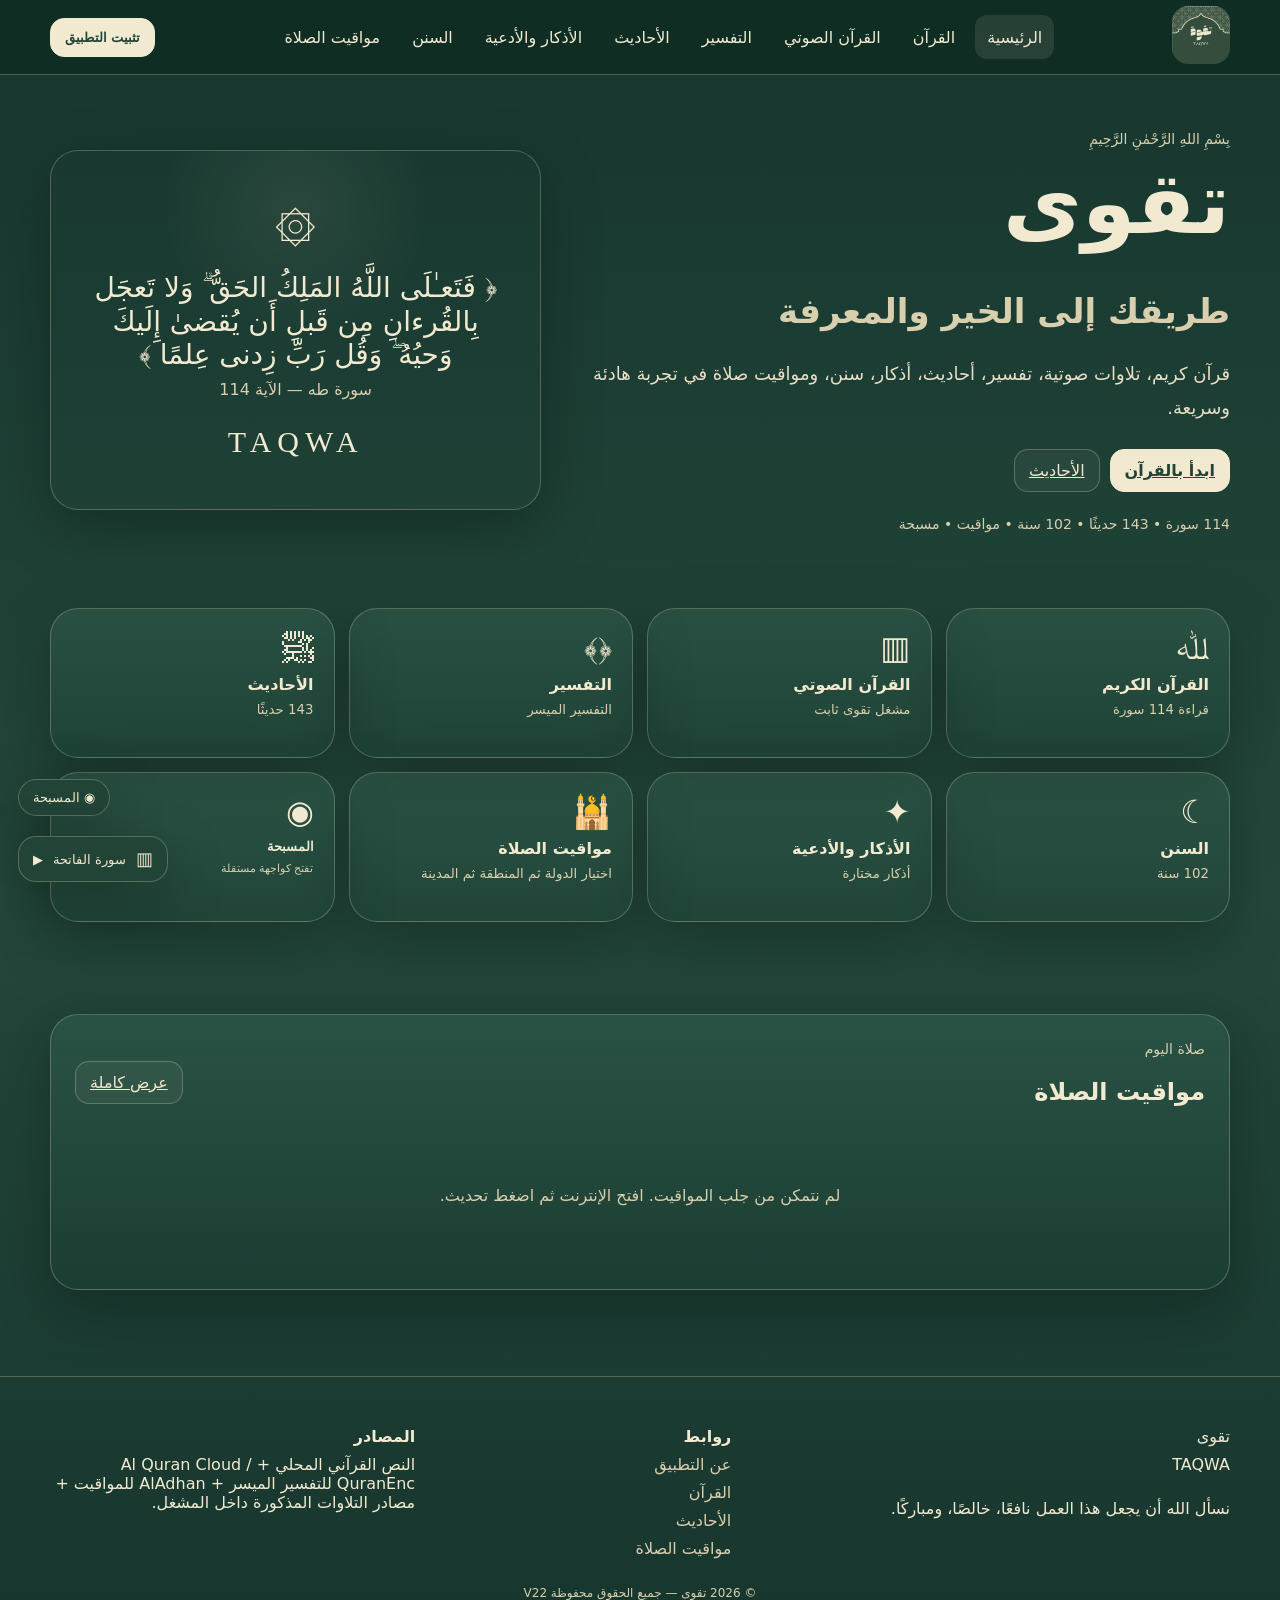
<file: index.html>
<!doctype html>
<html lang="ar" dir="rtl">
<head>
<script>window.addEventListener('beforeinstallprompt',function(event){event.preventDefault();window.__TAQWA_INSTALL_PROMPT=event;window.dispatchEvent(new Event('taqwa-install-prompt-ready'));});</script>
<base href="/">
<meta charset="utf-8"><meta name="viewport" content="width=device-width, initial-scale=1, viewport-fit=cover">
<meta name="theme-color" content="#18382f"><meta name="application-name" content="تقوى"><meta name="apple-mobile-web-app-capable" content="yes"><meta name="apple-mobile-web-app-title" content="تقوى"><meta name="apple-mobile-web-app-status-bar-style" content="black-translucent"><meta name="mobile-web-app-capable" content="yes">
<link rel="manifest" href="/manifest.webmanifest"><link rel="icon" href="/icon.svg"><link rel="apple-touch-icon" href="/icon-192.png">
<title>تقوى | الرئيسية</title><link rel="stylesheet" href="/style.css">
</head>
<body>
<div class="ambient"></div>
<header class="topbar"><div class="container nav-wrap">
<a class="brand" href="/index.html" data-route="home"><img src="/logo.webp" alt="تقوى"></a>
<button id="menuBtn" class="icon-btn menu-btn" aria-label="فتح القائمة">☰</button>
<nav id="mainNav" class="main-nav">
<a href="/index.html" data-route="home">الرئيسية</a><a href="/quran.html" data-route="quran">القرآن</a><a href="/quran-audio.html" data-route="audio">القرآن الصوتي</a><a href="/tafsir.html" data-route="tafsir">التفسير</a><a href="/hadith.html" data-route="hadith">الأحاديث</a><a href="/azkar.html" data-route="azkar">الأذكار والأدعية</a><a href="/sunan.html" data-route="sunan">السنن</a><a href="/prayer.html" data-route="prayer">مواقيت الصلاة</a>
</nav>
<button id="installBtn" class="install-btn">تنزيل التطبيق</button>
</div></header>
<main id="appMain"></main>
<footer class="footer"><div class="container footer-grid"><div><div class="footer-brand">تقوى <span>TAQWA</span></div><p>نسأل الله أن يجعل هذا العمل نافعًا، خالصًا، ومباركًا.</p></div><div><b>روابط</b><a href="/app.html" data-route="app">عن التطبيق</a><a href="/quran.html">القرآن</a><a href="/hadith.html">الأحاديث</a><a href="/prayer.html">مواقيت الصلاة</a></div><div><b>المصادر</b><span>النص القرآني المحلي + Al Quran Cloud / QuranEnc للتفسير الميسر + AlAdhan للمواقيت + مصادر التلاوات المذكورة داخل المشغل.</span></div></div><div class="footer-bottom">© <span id="year"></span> تقوى — جميع الحقوق محفوظة <span class="build-version">V22</span></div></footer>
<div id="globalAudioDock" class="audio-dock collapsed" aria-live="polite">
  <button class="dock-mini" id="dockMini" title="فتح مشغل القرآن"><span class="mini-quran">▥</span><span id="dockMiniTitle">القرآن الصوتي</span><span id="dockMiniPlay">▶</span></button>
  <div class="dock-panel">
   <button class="dock-close" id="dockCollapse">−</button>
   <div class="dock-head"><img id="dockPhoto" class="reciter-photo" src="/quran-icon.svg" alt="مصحف"><div><div id="dockSurah" class="dock-surah">سورة الفاتحة</div><div id="dockReciter" class="dock-reciter">محمد اللحيدان</div></div></div>
   <div class="dock-progress"><span id="dockCurrent">00:00</span><input id="dockSeek" type="range" min="0" max="1000" step="1" value="0"><span id="dockDuration">00:00</span></div>
   <div class="dock-controls"><button id="dockPrev">⏮</button><button id="dockPlay" class="dock-main">▶</button><button id="dockNext">⏭</button><button id="dockMute">🔊</button></div>
  </div>
</div>
<button id="tasbihFab" class="float-tool tasbih-fab" title="المسبحة">◉ <span>المسبحة</span></button>
<div id="tasbihModal" class="modal"><div class="modal-box glass"><div class="modal-head"><h3>المسبحة الإلكترونية</h3><button id="tasbihClose" class="icon-btn">×</button></div><div class="tasbih-count" id="tasbihCount">0</div><button id="tasbihTap" class="tasbih-tap">تسبيح</button><div class="tasbih-row"><button id="tasbihReset" class="btn ghost">تصفير</button><select id="tasbihTarget"><option value="33">33</option><option value="100">100</option><option value="0">بدون هدف</option></select></div><p class="small-note">عند فتح المسبحة يتوقف القرآن تلقائيًا.</p></div></div>
<div id="installModal" class="modal"><div class="modal-box glass"><div class="modal-head"><h3>تثبيت تقوى</h3><button id="installClose" class="icon-btn">×</button></div><div id="installBody"></div></div></div>
<div id="permissionGate" class="permission-gate hidden"></div><div id="toast" class="toast"></div>
<audio id="globalAudio" preload="none" playsinline></audio>
<script src="/content.js"></script><script src="/quran-data.js"></script><script src="/locations.js"></script><script src="/app.js"></script>
</body></html>
</file>
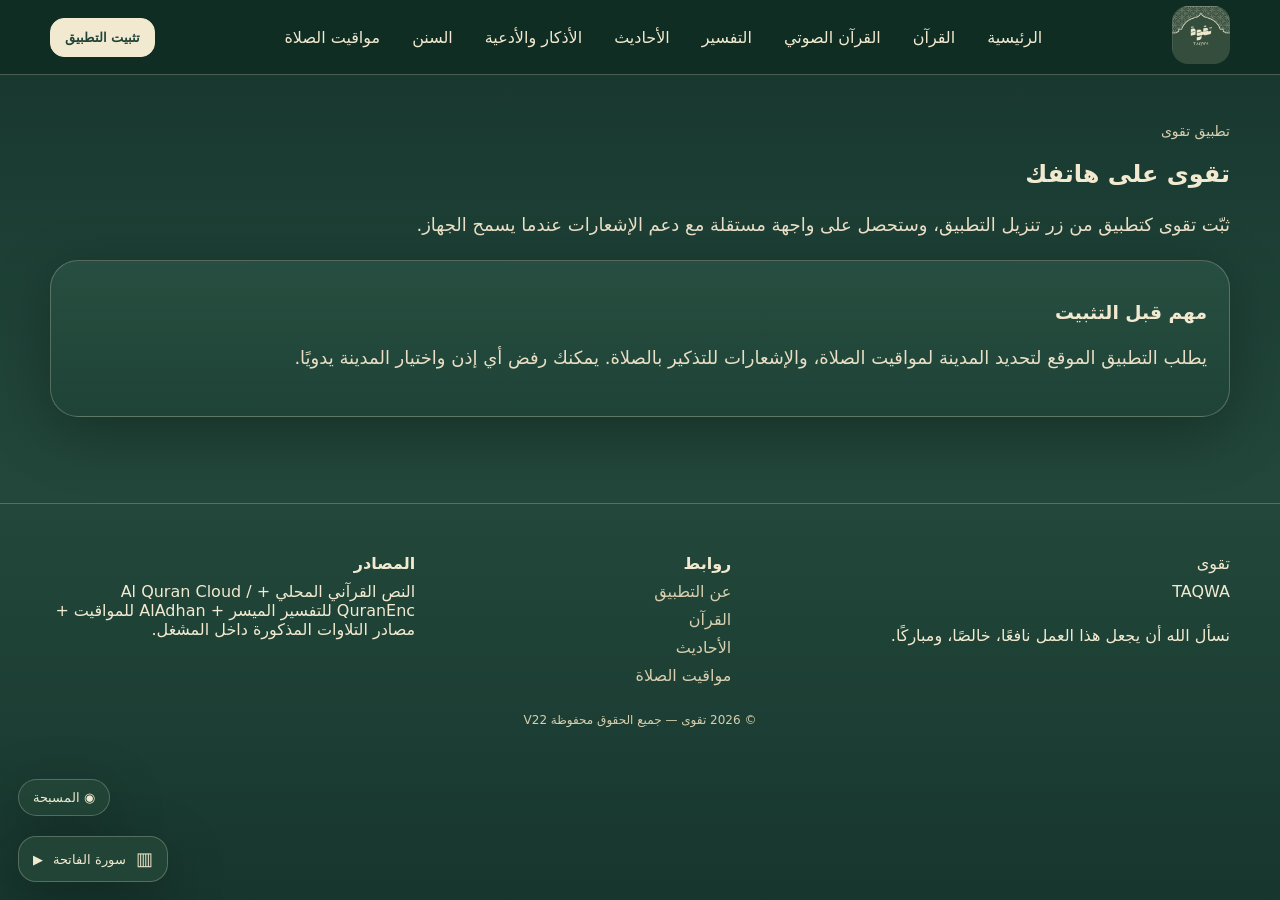
<file: app.html>
<!doctype html>
<html lang="ar" dir="rtl">
<head>
<script>window.addEventListener('beforeinstallprompt',function(event){event.preventDefault();window.__TAQWA_INSTALL_PROMPT=event;window.dispatchEvent(new Event('taqwa-install-prompt-ready'));});</script>
<base href="/">
<meta charset="utf-8"><meta name="viewport" content="width=device-width, initial-scale=1, viewport-fit=cover">
<meta name="theme-color" content="#18382f"><meta name="application-name" content="تقوى"><meta name="apple-mobile-web-app-capable" content="yes"><meta name="apple-mobile-web-app-title" content="تقوى"><meta name="apple-mobile-web-app-status-bar-style" content="black-translucent"><meta name="mobile-web-app-capable" content="yes">
<link rel="manifest" href="/manifest.webmanifest"><link rel="icon" href="/icon.svg"><link rel="apple-touch-icon" href="/icon-192.png">
<title>تطبيق تقوى</title><link rel="stylesheet" href="/style.css">
</head>
<body>
<div class="ambient"></div>
<header class="topbar"><div class="container nav-wrap">
<a class="brand" href="/index.html" data-route="home"><img src="/logo.webp" alt="تقوى"></a>
<button id="menuBtn" class="icon-btn menu-btn" aria-label="فتح القائمة">☰</button>
<nav id="mainNav" class="main-nav">
<a href="/index.html" data-route="home">الرئيسية</a><a href="/quran.html" data-route="quran">القرآن</a><a href="/quran-audio.html" data-route="audio">القرآن الصوتي</a><a href="/tafsir.html" data-route="tafsir">التفسير</a><a href="/hadith.html" data-route="hadith">الأحاديث</a><a href="/azkar.html" data-route="azkar">الأذكار والأدعية</a><a href="/sunan.html" data-route="sunan">السنن</a><a href="/prayer.html" data-route="prayer">مواقيت الصلاة</a>
</nav>
<button id="installBtn" class="install-btn">تنزيل التطبيق</button>
</div></header>
<main id="appMain"></main>
<footer class="footer"><div class="container footer-grid"><div><div class="footer-brand">تقوى <span>TAQWA</span></div><p>نسأل الله أن يجعل هذا العمل نافعًا، خالصًا، ومباركًا.</p></div><div><b>روابط</b><a href="/app.html" data-route="app">عن التطبيق</a><a href="/quran.html">القرآن</a><a href="/hadith.html">الأحاديث</a><a href="/prayer.html">مواقيت الصلاة</a></div><div><b>المصادر</b><span>النص القرآني المحلي + Al Quran Cloud / QuranEnc للتفسير الميسر + AlAdhan للمواقيت + مصادر التلاوات المذكورة داخل المشغل.</span></div></div><div class="footer-bottom">© <span id="year"></span> تقوى — جميع الحقوق محفوظة <span class="build-version">V22</span></div></footer>
<div id="globalAudioDock" class="audio-dock collapsed" aria-live="polite">
  <button class="dock-mini" id="dockMini" title="فتح مشغل القرآن"><span class="mini-quran">▥</span><span id="dockMiniTitle">القرآن الصوتي</span><span id="dockMiniPlay">▶</span></button>
  <div class="dock-panel">
   <button class="dock-close" id="dockCollapse">−</button>
   <div class="dock-head"><img id="dockPhoto" class="reciter-photo" src="/quran-icon.svg" alt="مصحف"><div><div id="dockSurah" class="dock-surah">سورة الفاتحة</div><div id="dockReciter" class="dock-reciter">محمد اللحيدان</div></div></div>
   <div class="dock-progress"><span id="dockCurrent">00:00</span><input id="dockSeek" type="range" min="0" max="1000" step="1" value="0"><span id="dockDuration">00:00</span></div>
   <div class="dock-controls"><button id="dockPrev">⏮</button><button id="dockPlay" class="dock-main">▶</button><button id="dockNext">⏭</button><button id="dockMute">🔊</button></div>
  </div>
</div>
<button id="tasbihFab" class="float-tool tasbih-fab" title="المسبحة">◉ <span>المسبحة</span></button>
<div id="tasbihModal" class="modal"><div class="modal-box glass"><div class="modal-head"><h3>المسبحة الإلكترونية</h3><button id="tasbihClose" class="icon-btn">×</button></div><div class="tasbih-count" id="tasbihCount">0</div><button id="tasbihTap" class="tasbih-tap">تسبيح</button><div class="tasbih-row"><button id="tasbihReset" class="btn ghost">تصفير</button><select id="tasbihTarget"><option value="33">33</option><option value="100">100</option><option value="0">بدون هدف</option></select></div><p class="small-note">عند فتح المسبحة يتوقف القرآن تلقائيًا.</p></div></div>
<div id="installModal" class="modal"><div class="modal-box glass"><div class="modal-head"><h3>تثبيت تقوى</h3><button id="installClose" class="icon-btn">×</button></div><div id="installBody"></div></div></div>
<div id="permissionGate" class="permission-gate hidden"></div><div id="toast" class="toast"></div>
<audio id="globalAudio" preload="none" playsinline></audio>
<script src="/content.js"></script><script src="/quran-data.js"></script><script src="/locations.js"></script><script src="/app.js"></script>
</body></html>
</file>
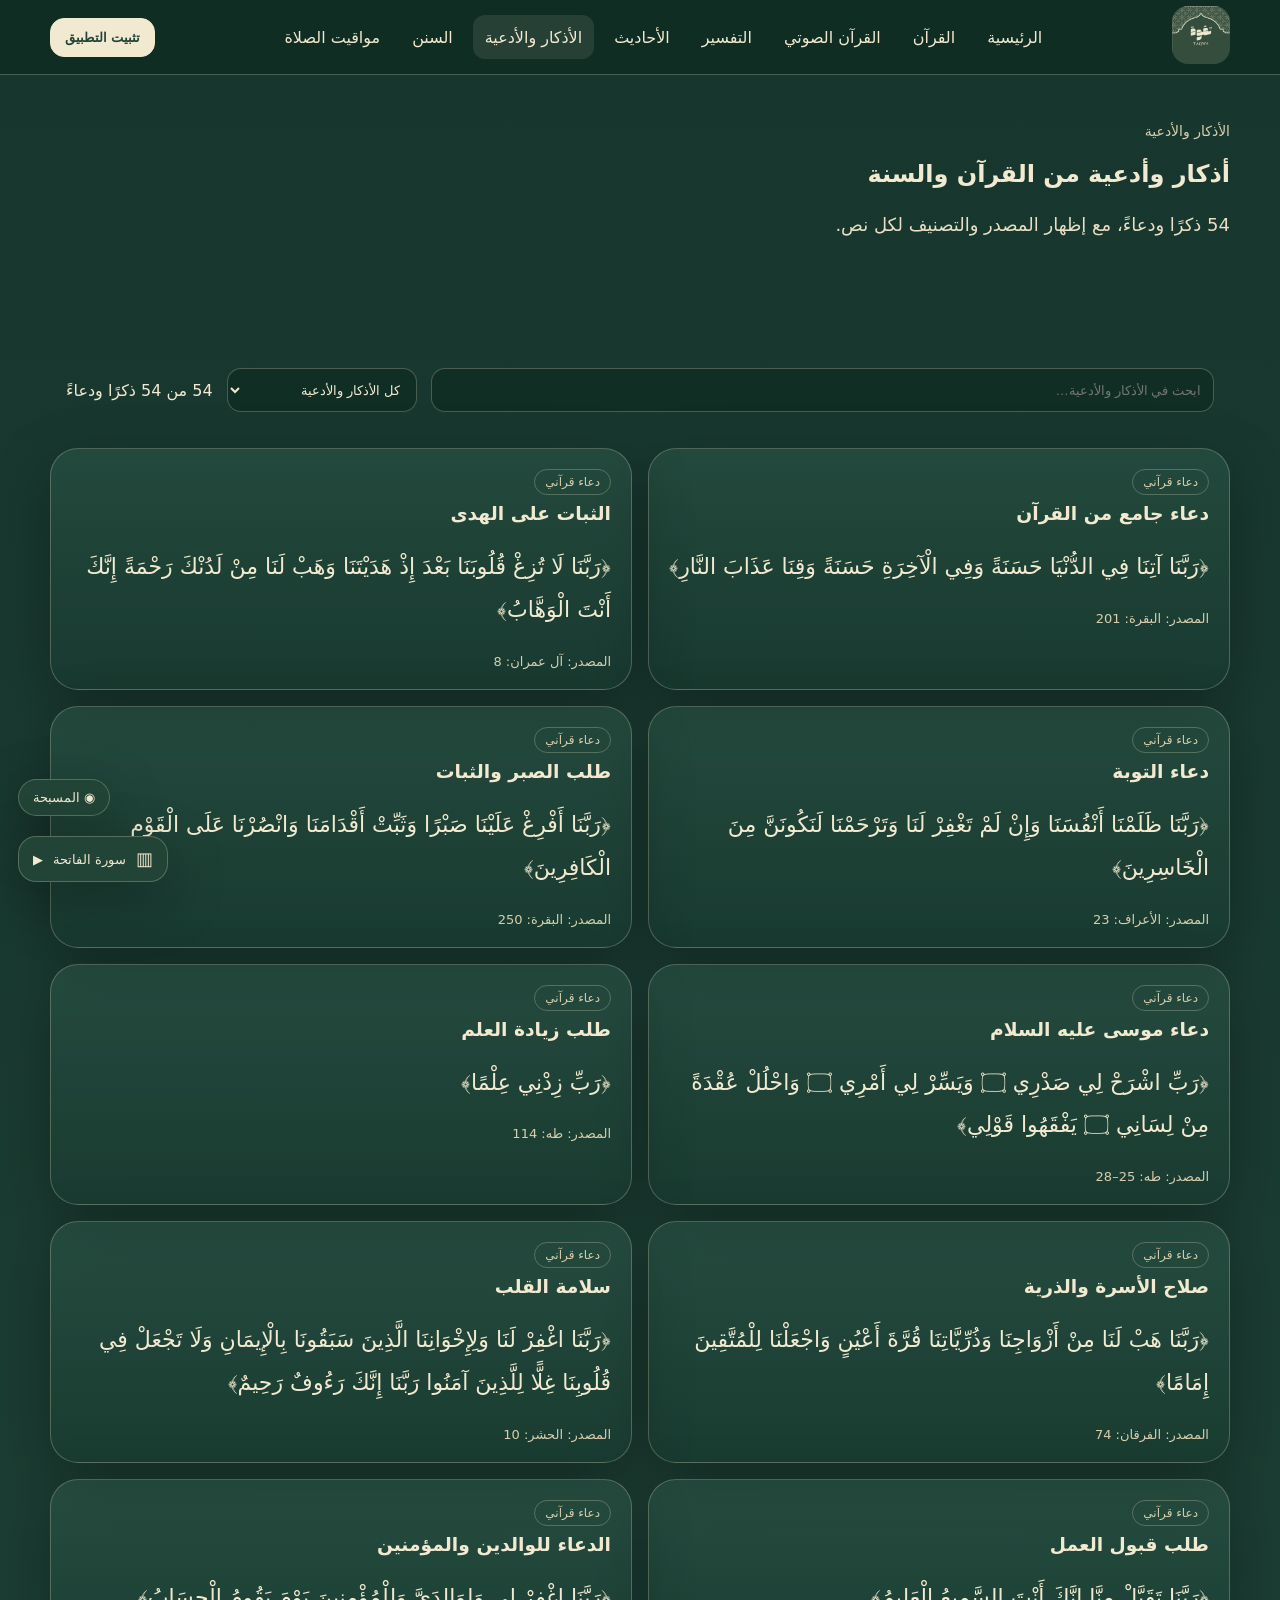
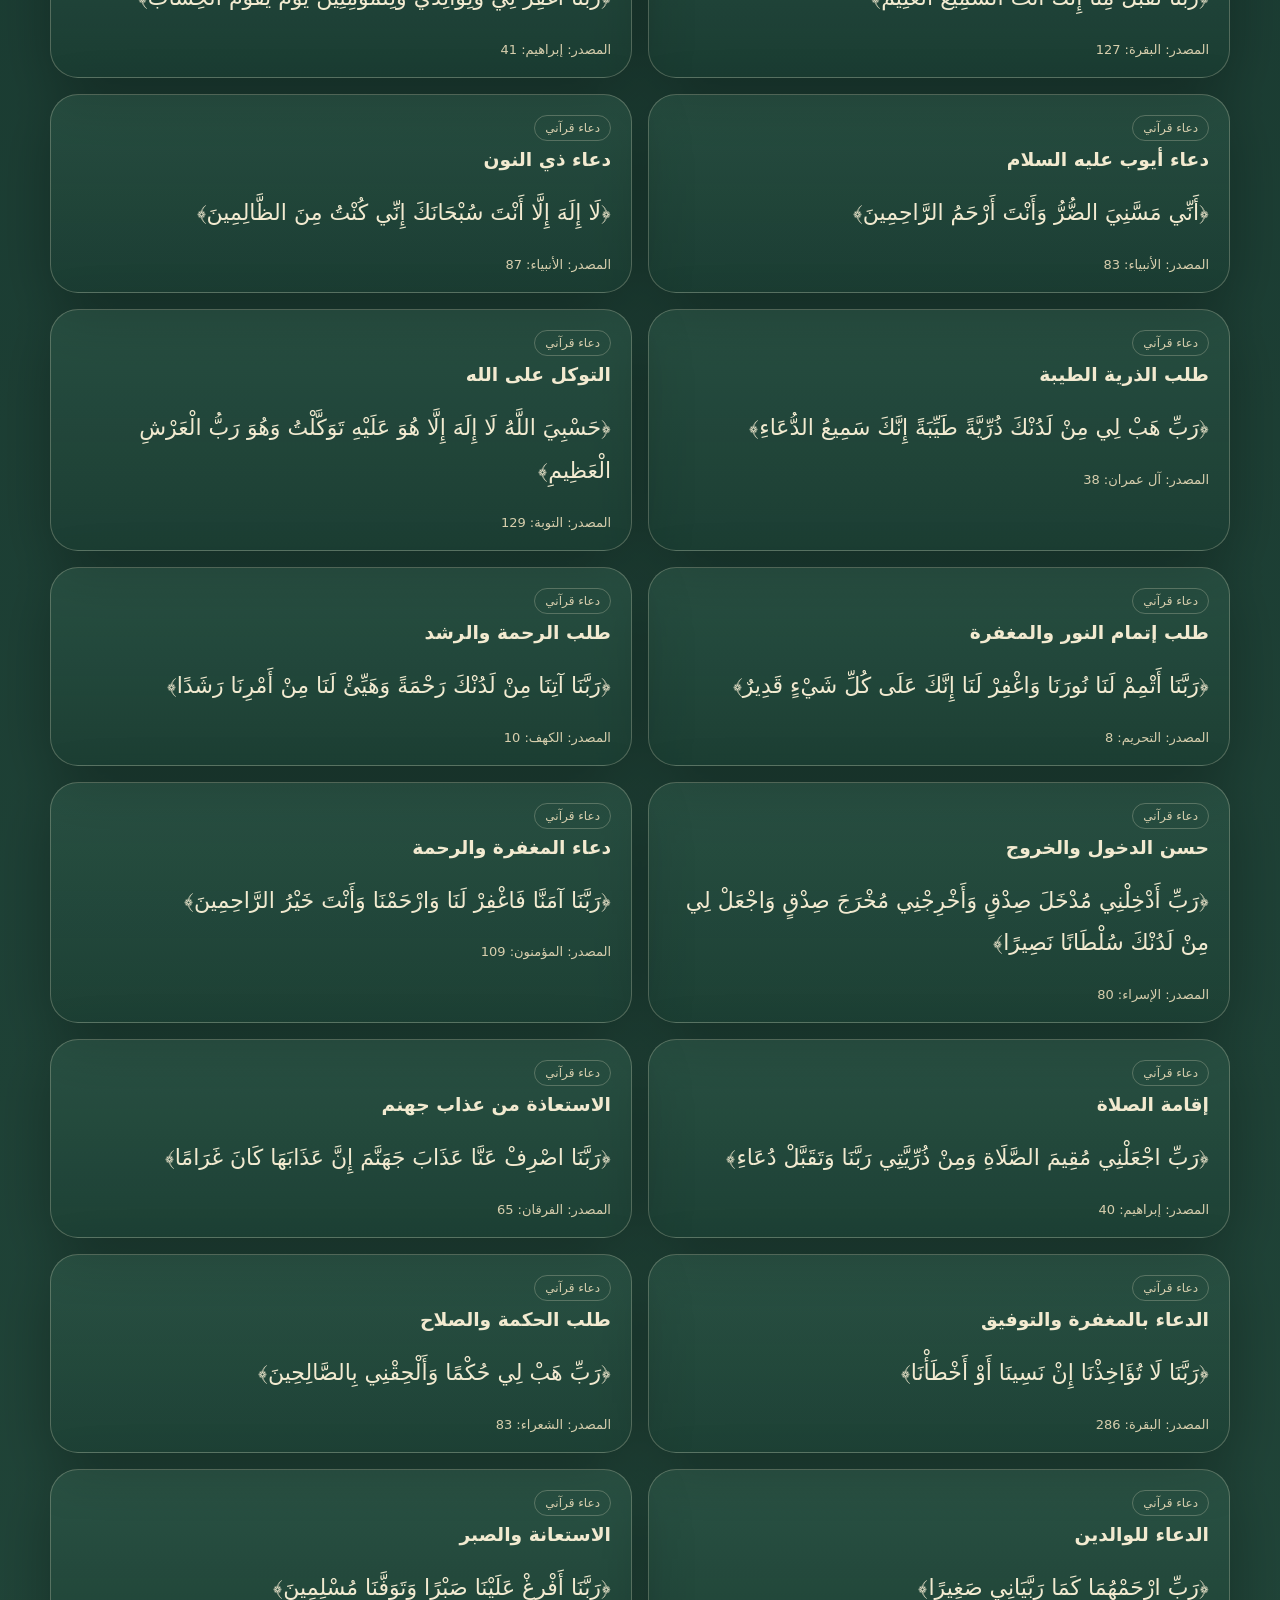
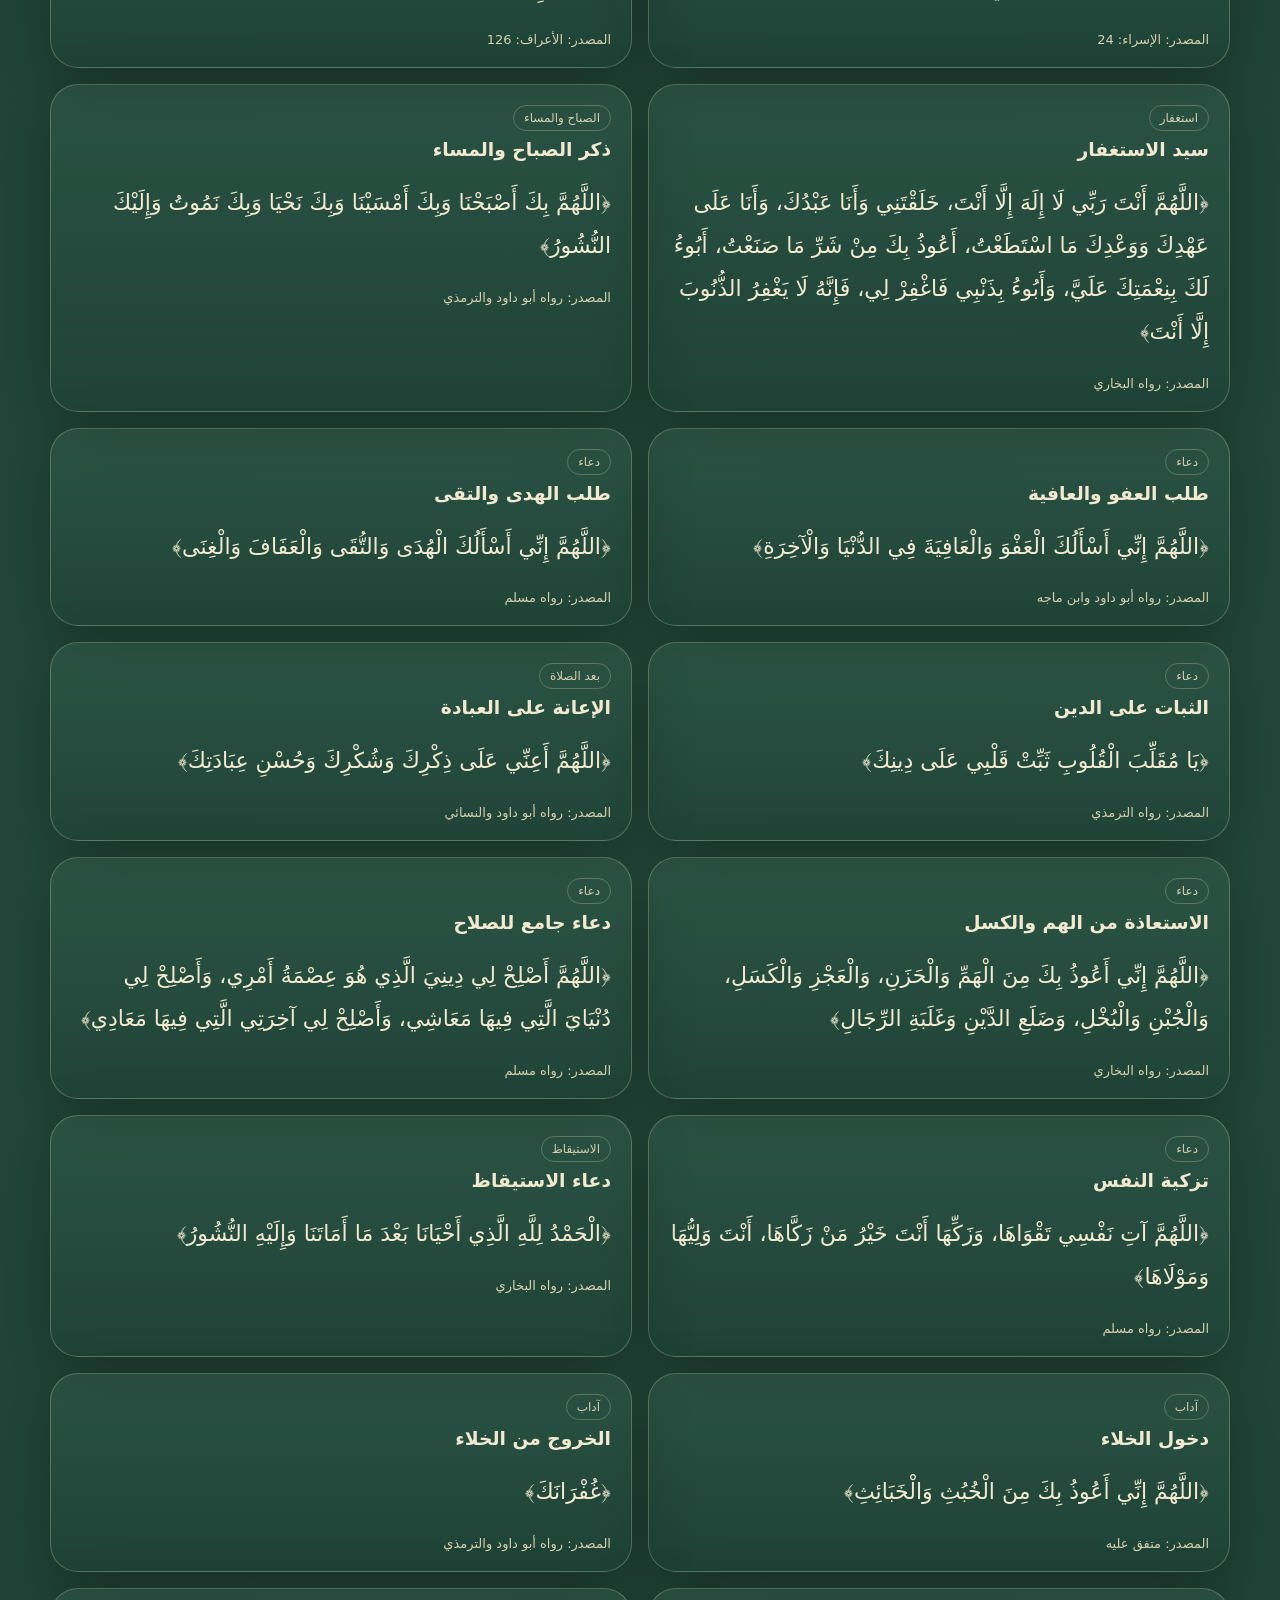
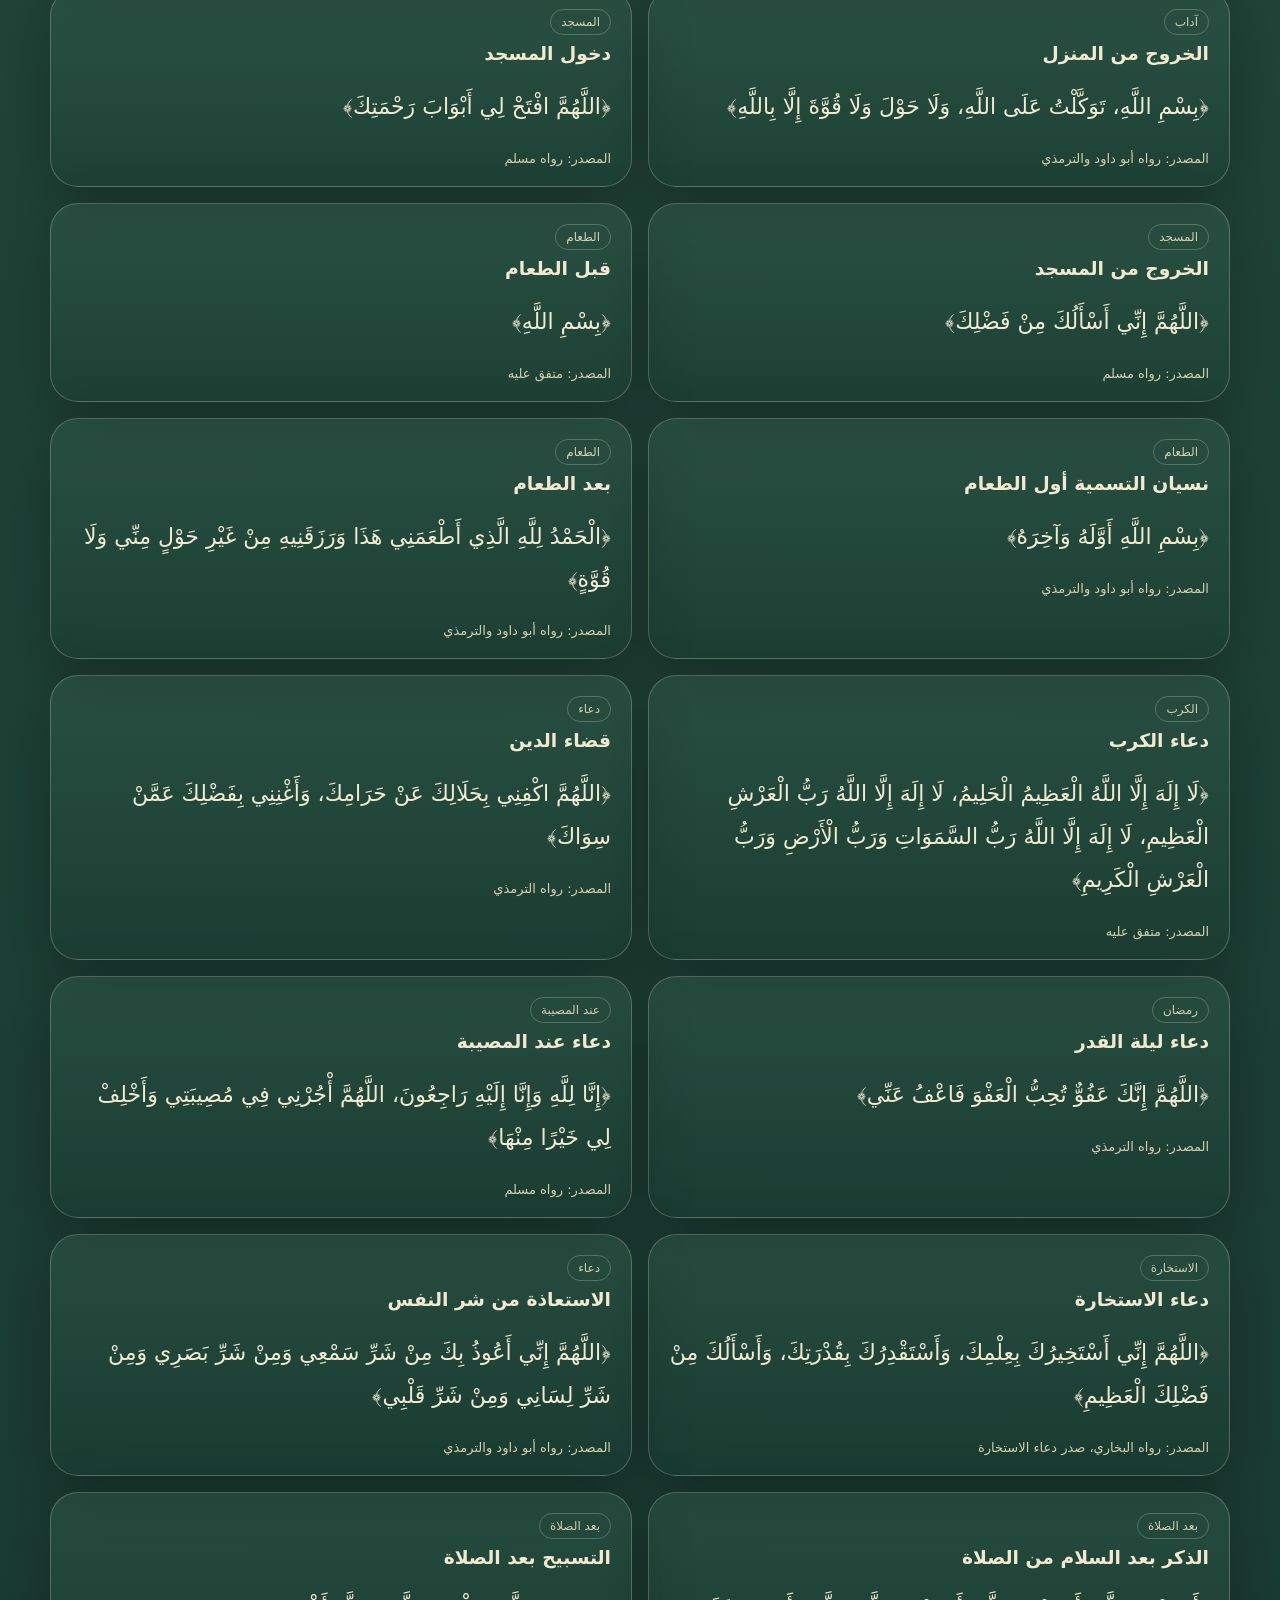
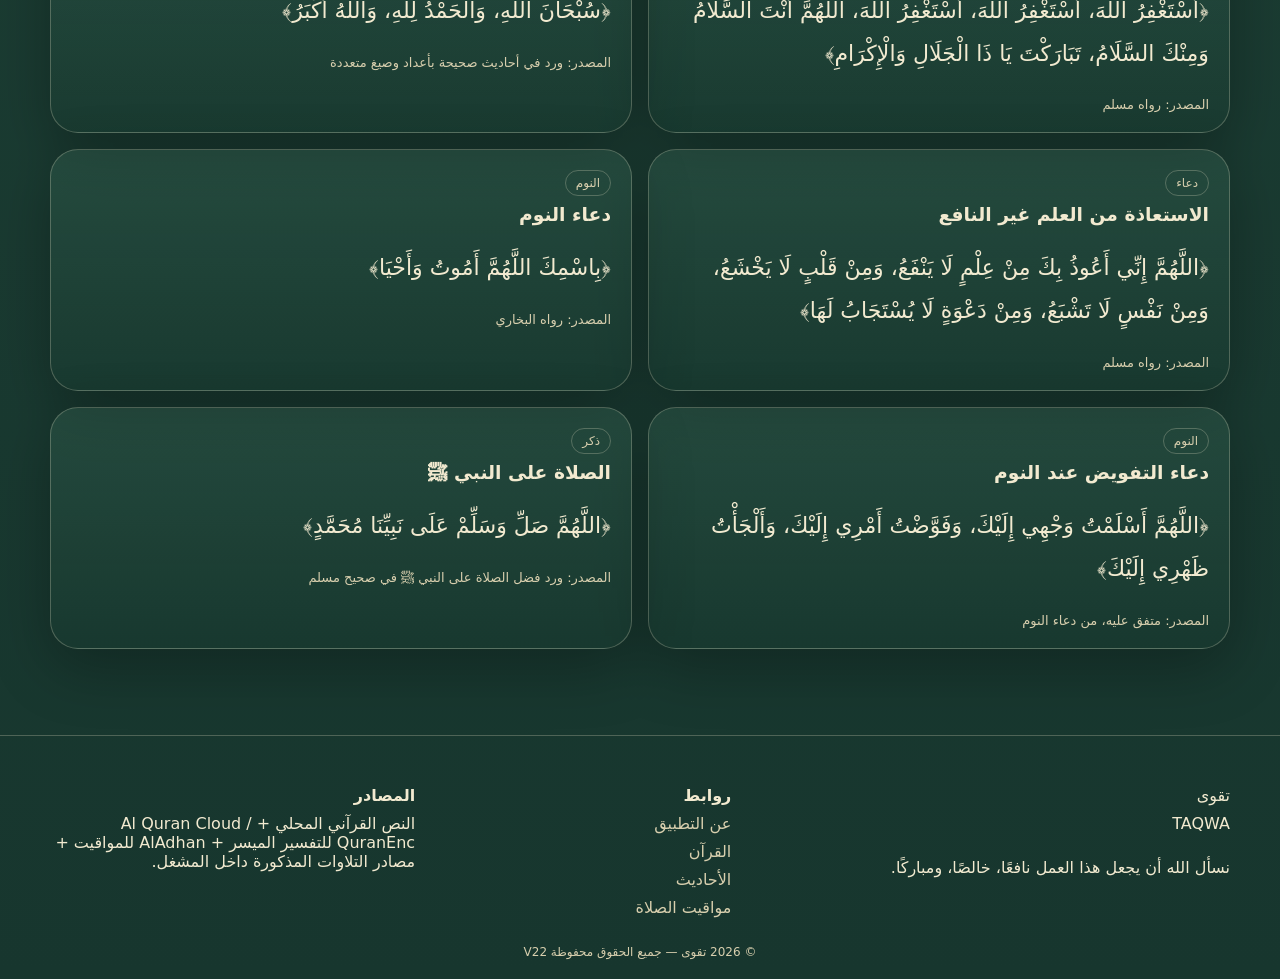
<file: azkar.html>
<!doctype html>
<html lang="ar" dir="rtl">
<head>
<script>window.addEventListener('beforeinstallprompt',function(event){event.preventDefault();window.__TAQWA_INSTALL_PROMPT=event;window.dispatchEvent(new Event('taqwa-install-prompt-ready'));});</script>
<base href="/">
<meta charset="utf-8"><meta name="viewport" content="width=device-width, initial-scale=1, viewport-fit=cover">
<meta name="theme-color" content="#18382f"><meta name="application-name" content="تقوى"><meta name="apple-mobile-web-app-capable" content="yes"><meta name="apple-mobile-web-app-title" content="تقوى"><meta name="apple-mobile-web-app-status-bar-style" content="black-translucent"><meta name="mobile-web-app-capable" content="yes">
<link rel="manifest" href="/manifest.webmanifest"><link rel="icon" href="/icon.svg"><link rel="apple-touch-icon" href="/icon-192.png">
<title>الأذكار والأدعية | تقوى</title><link rel="stylesheet" href="/style.css">
</head>
<body>
<div class="ambient"></div>
<header class="topbar"><div class="container nav-wrap">
<a class="brand" href="/index.html" data-route="home"><img src="/logo.webp" alt="تقوى"></a>
<button id="menuBtn" class="icon-btn menu-btn" aria-label="فتح القائمة">☰</button>
<nav id="mainNav" class="main-nav">
<a href="/index.html" data-route="home">الرئيسية</a><a href="/quran.html" data-route="quran">القرآن</a><a href="/quran-audio.html" data-route="audio">القرآن الصوتي</a><a href="/tafsir.html" data-route="tafsir">التفسير</a><a href="/hadith.html" data-route="hadith">الأحاديث</a><a href="/azkar.html" data-route="azkar">الأذكار والأدعية</a><a href="/sunan.html" data-route="sunan">السنن</a><a href="/prayer.html" data-route="prayer">مواقيت الصلاة</a>
</nav>
<button id="installBtn" class="install-btn">تنزيل التطبيق</button>
</div></header>
<main id="appMain"></main>
<footer class="footer"><div class="container footer-grid"><div><div class="footer-brand">تقوى <span>TAQWA</span></div><p>نسأل الله أن يجعل هذا العمل نافعًا، خالصًا، ومباركًا.</p></div><div><b>روابط</b><a href="/app.html" data-route="app">عن التطبيق</a><a href="/quran.html">القرآن</a><a href="/hadith.html">الأحاديث</a><a href="/prayer.html">مواقيت الصلاة</a></div><div><b>المصادر</b><span>النص القرآني المحلي + Al Quran Cloud / QuranEnc للتفسير الميسر + AlAdhan للمواقيت + مصادر التلاوات المذكورة داخل المشغل.</span></div></div><div class="footer-bottom">© <span id="year"></span> تقوى — جميع الحقوق محفوظة <span class="build-version">V22</span></div></footer>
<div id="globalAudioDock" class="audio-dock collapsed" aria-live="polite">
  <button class="dock-mini" id="dockMini" title="فتح مشغل القرآن"><span class="mini-quran">▥</span><span id="dockMiniTitle">القرآن الصوتي</span><span id="dockMiniPlay">▶</span></button>
  <div class="dock-panel">
   <button class="dock-close" id="dockCollapse">−</button>
   <div class="dock-head"><img id="dockPhoto" class="reciter-photo" src="/quran-icon.svg" alt="مصحف"><div><div id="dockSurah" class="dock-surah">سورة الفاتحة</div><div id="dockReciter" class="dock-reciter">محمد اللحيدان</div></div></div>
   <div class="dock-progress"><span id="dockCurrent">00:00</span><input id="dockSeek" type="range" min="0" max="1000" step="1" value="0"><span id="dockDuration">00:00</span></div>
   <div class="dock-controls"><button id="dockPrev">⏮</button><button id="dockPlay" class="dock-main">▶</button><button id="dockNext">⏭</button><button id="dockMute">🔊</button></div>
  </div>
</div>
<button id="tasbihFab" class="float-tool tasbih-fab" title="المسبحة">◉ <span>المسبحة</span></button>
<div id="tasbihModal" class="modal"><div class="modal-box glass"><div class="modal-head"><h3>المسبحة الإلكترونية</h3><button id="tasbihClose" class="icon-btn">×</button></div><div class="tasbih-count" id="tasbihCount">0</div><button id="tasbihTap" class="tasbih-tap">تسبيح</button><div class="tasbih-row"><button id="tasbihReset" class="btn ghost">تصفير</button><select id="tasbihTarget"><option value="33">33</option><option value="100">100</option><option value="0">بدون هدف</option></select></div><p class="small-note">عند فتح المسبحة يتوقف القرآن تلقائيًا.</p></div></div>
<div id="installModal" class="modal"><div class="modal-box glass"><div class="modal-head"><h3>تثبيت تقوى</h3><button id="installClose" class="icon-btn">×</button></div><div id="installBody"></div></div></div>
<div id="permissionGate" class="permission-gate hidden"></div><div id="toast" class="toast"></div>
<audio id="globalAudio" preload="none" playsinline></audio>
<script src="/content.js"></script><script src="/quran-data.js"></script><script src="/locations.js"></script><script src="/app.js"></script>
</body></html>
</file>
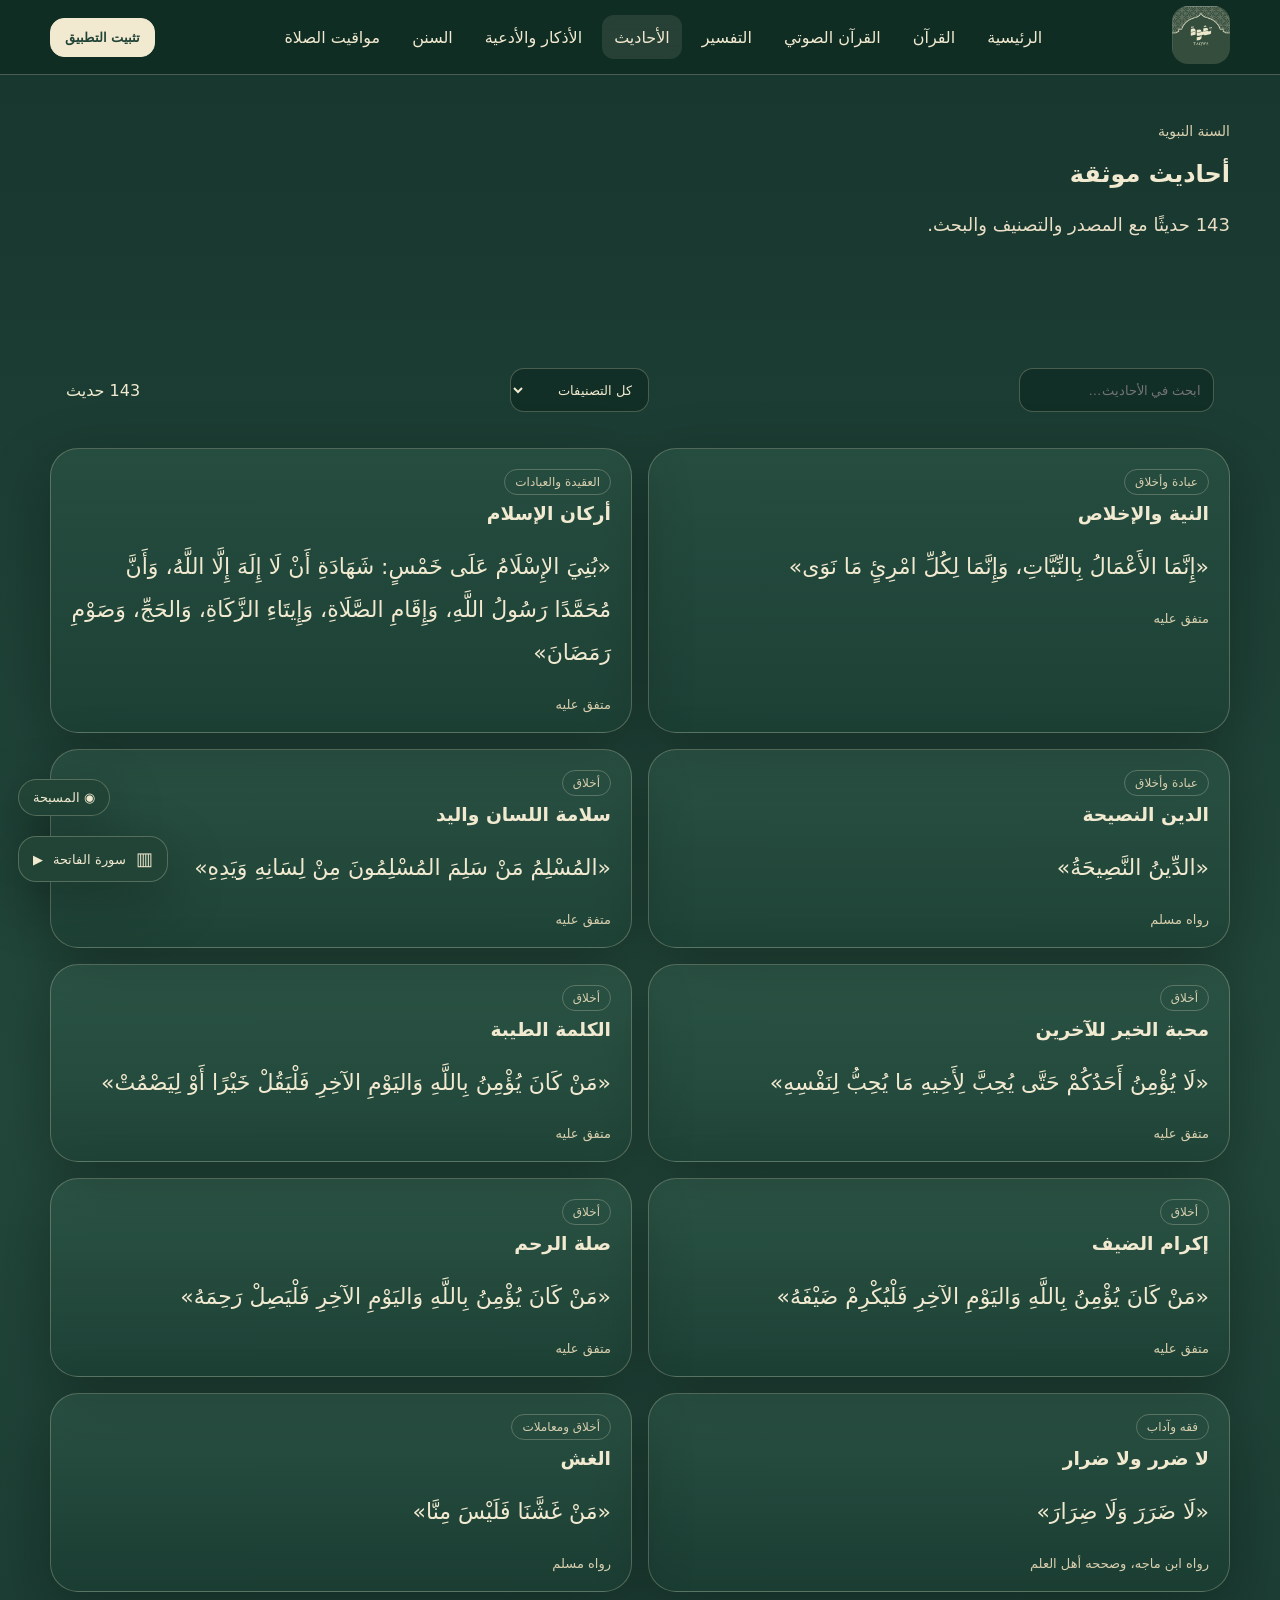
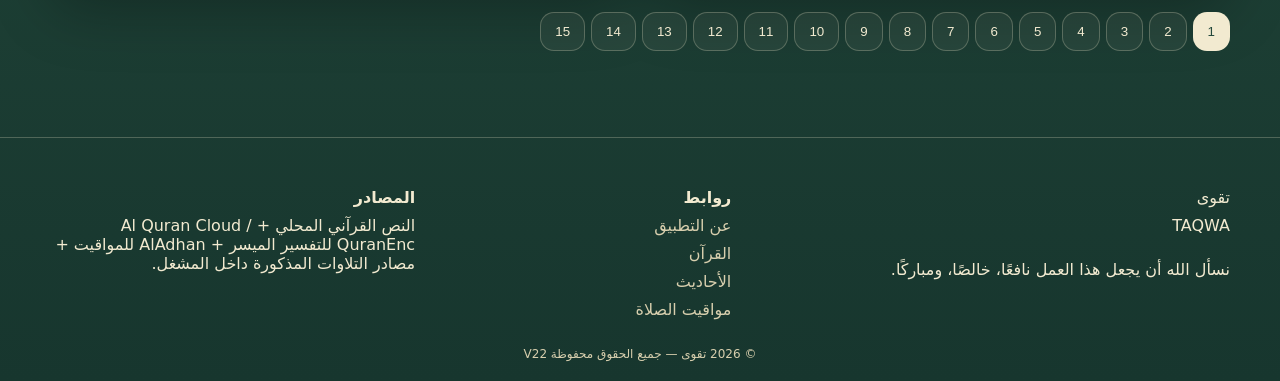
<file: hadith.html>
<!doctype html>
<html lang="ar" dir="rtl">
<head>
<script>window.addEventListener('beforeinstallprompt',function(event){event.preventDefault();window.__TAQWA_INSTALL_PROMPT=event;window.dispatchEvent(new Event('taqwa-install-prompt-ready'));});</script>
<base href="/">
<meta charset="utf-8"><meta name="viewport" content="width=device-width, initial-scale=1, viewport-fit=cover">
<meta name="theme-color" content="#18382f"><meta name="application-name" content="تقوى"><meta name="apple-mobile-web-app-capable" content="yes"><meta name="apple-mobile-web-app-title" content="تقوى"><meta name="apple-mobile-web-app-status-bar-style" content="black-translucent"><meta name="mobile-web-app-capable" content="yes">
<link rel="manifest" href="/manifest.webmanifest"><link rel="icon" href="/icon.svg"><link rel="apple-touch-icon" href="/icon-192.png">
<title>الأحاديث النبوية | تقوى</title><link rel="stylesheet" href="/style.css">
</head>
<body>
<div class="ambient"></div>
<header class="topbar"><div class="container nav-wrap">
<a class="brand" href="/index.html" data-route="home"><img src="/logo.webp" alt="تقوى"></a>
<button id="menuBtn" class="icon-btn menu-btn" aria-label="فتح القائمة">☰</button>
<nav id="mainNav" class="main-nav">
<a href="/index.html" data-route="home">الرئيسية</a><a href="/quran.html" data-route="quran">القرآن</a><a href="/quran-audio.html" data-route="audio">القرآن الصوتي</a><a href="/tafsir.html" data-route="tafsir">التفسير</a><a href="/hadith.html" data-route="hadith">الأحاديث</a><a href="/azkar.html" data-route="azkar">الأذكار والأدعية</a><a href="/sunan.html" data-route="sunan">السنن</a><a href="/prayer.html" data-route="prayer">مواقيت الصلاة</a>
</nav>
<button id="installBtn" class="install-btn">تنزيل التطبيق</button>
</div></header>
<main id="appMain"></main>
<footer class="footer"><div class="container footer-grid"><div><div class="footer-brand">تقوى <span>TAQWA</span></div><p>نسأل الله أن يجعل هذا العمل نافعًا، خالصًا، ومباركًا.</p></div><div><b>روابط</b><a href="/app.html" data-route="app">عن التطبيق</a><a href="/quran.html">القرآن</a><a href="/hadith.html">الأحاديث</a><a href="/prayer.html">مواقيت الصلاة</a></div><div><b>المصادر</b><span>النص القرآني المحلي + Al Quran Cloud / QuranEnc للتفسير الميسر + AlAdhan للمواقيت + مصادر التلاوات المذكورة داخل المشغل.</span></div></div><div class="footer-bottom">© <span id="year"></span> تقوى — جميع الحقوق محفوظة <span class="build-version">V22</span></div></footer>
<div id="globalAudioDock" class="audio-dock collapsed" aria-live="polite">
  <button class="dock-mini" id="dockMini" title="فتح مشغل القرآن"><span class="mini-quran">▥</span><span id="dockMiniTitle">القرآن الصوتي</span><span id="dockMiniPlay">▶</span></button>
  <div class="dock-panel">
   <button class="dock-close" id="dockCollapse">−</button>
   <div class="dock-head"><img id="dockPhoto" class="reciter-photo" src="/quran-icon.svg" alt="مصحف"><div><div id="dockSurah" class="dock-surah">سورة الفاتحة</div><div id="dockReciter" class="dock-reciter">محمد اللحيدان</div></div></div>
   <div class="dock-progress"><span id="dockCurrent">00:00</span><input id="dockSeek" type="range" min="0" max="1000" step="1" value="0"><span id="dockDuration">00:00</span></div>
   <div class="dock-controls"><button id="dockPrev">⏮</button><button id="dockPlay" class="dock-main">▶</button><button id="dockNext">⏭</button><button id="dockMute">🔊</button></div>
  </div>
</div>
<button id="tasbihFab" class="float-tool tasbih-fab" title="المسبحة">◉ <span>المسبحة</span></button>
<div id="tasbihModal" class="modal"><div class="modal-box glass"><div class="modal-head"><h3>المسبحة الإلكترونية</h3><button id="tasbihClose" class="icon-btn">×</button></div><div class="tasbih-count" id="tasbihCount">0</div><button id="tasbihTap" class="tasbih-tap">تسبيح</button><div class="tasbih-row"><button id="tasbihReset" class="btn ghost">تصفير</button><select id="tasbihTarget"><option value="33">33</option><option value="100">100</option><option value="0">بدون هدف</option></select></div><p class="small-note">عند فتح المسبحة يتوقف القرآن تلقائيًا.</p></div></div>
<div id="installModal" class="modal"><div class="modal-box glass"><div class="modal-head"><h3>تثبيت تقوى</h3><button id="installClose" class="icon-btn">×</button></div><div id="installBody"></div></div></div>
<div id="permissionGate" class="permission-gate hidden"></div><div id="toast" class="toast"></div>
<audio id="globalAudio" preload="none" playsinline></audio>
<script src="/content.js"></script><script src="/quran-data.js"></script><script src="/locations.js"></script><script src="/app.js"></script>
</body></html>
</file>
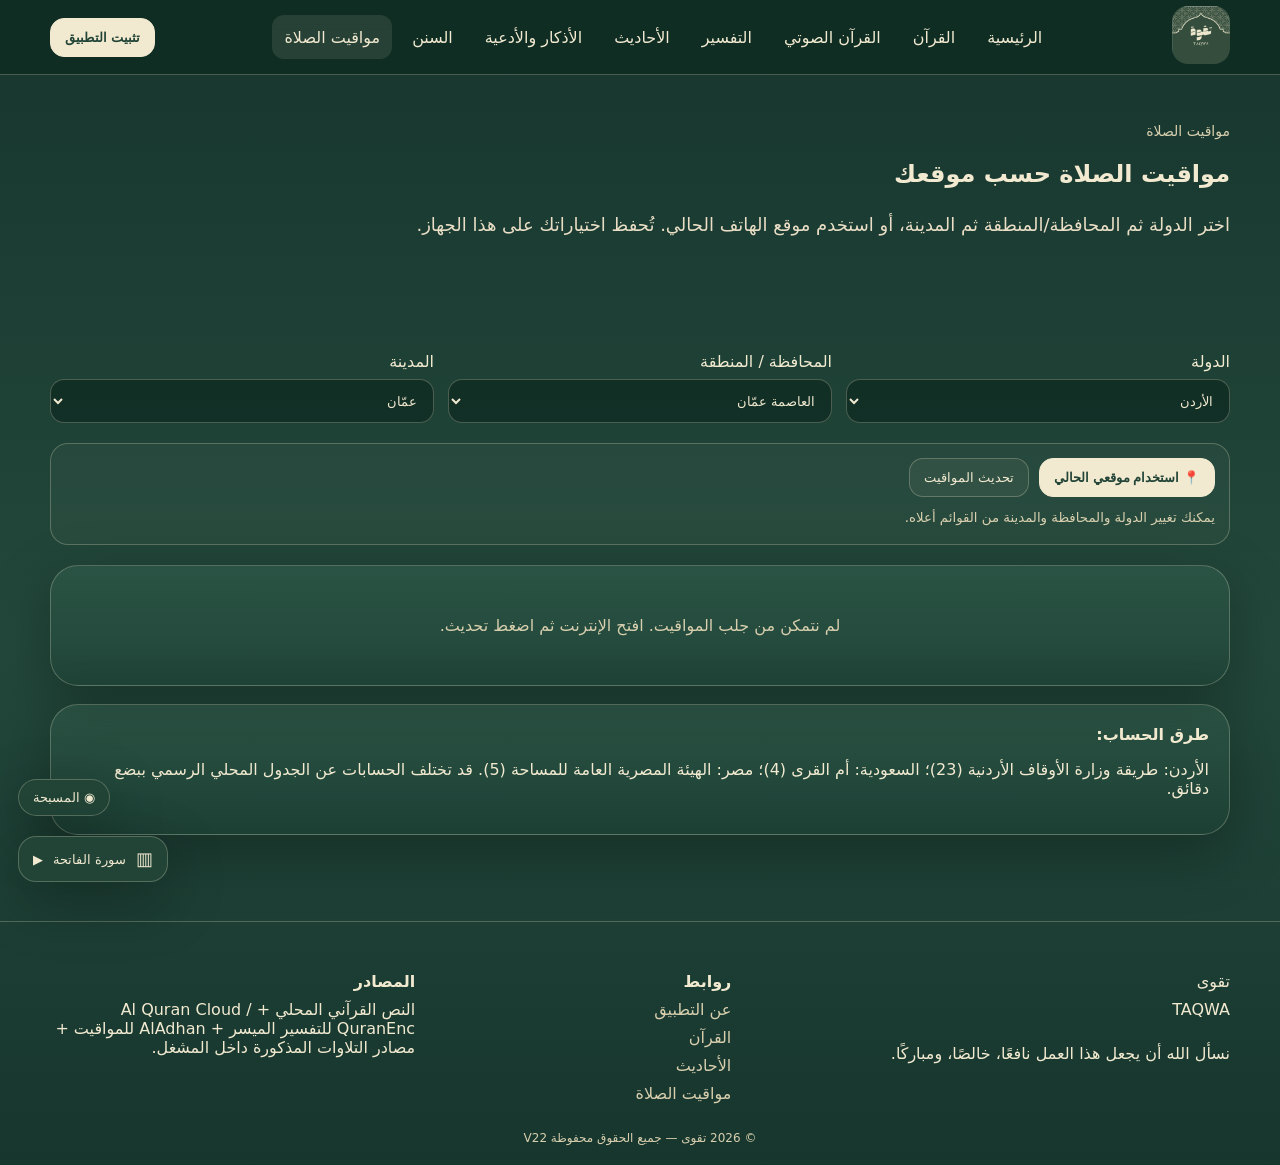
<file: prayer.html>
<!doctype html>
<html lang="ar" dir="rtl">
<head>
<script>window.addEventListener('beforeinstallprompt',function(event){event.preventDefault();window.__TAQWA_INSTALL_PROMPT=event;window.dispatchEvent(new Event('taqwa-install-prompt-ready'));});</script>
<base href="/">
<meta charset="utf-8"><meta name="viewport" content="width=device-width, initial-scale=1, viewport-fit=cover">
<meta name="theme-color" content="#18382f"><meta name="application-name" content="تقوى"><meta name="apple-mobile-web-app-capable" content="yes"><meta name="apple-mobile-web-app-title" content="تقوى"><meta name="apple-mobile-web-app-status-bar-style" content="black-translucent"><meta name="mobile-web-app-capable" content="yes">
<link rel="manifest" href="/manifest.webmanifest"><link rel="icon" href="/icon.svg"><link rel="apple-touch-icon" href="/icon-192.png">
<title>مواقيت الصلاة | تقوى</title><link rel="stylesheet" href="/style.css">
</head>
<body>
<div class="ambient"></div>
<header class="topbar"><div class="container nav-wrap">
<a class="brand" href="/index.html" data-route="home"><img src="/logo.webp" alt="تقوى"></a>
<button id="menuBtn" class="icon-btn menu-btn" aria-label="فتح القائمة">☰</button>
<nav id="mainNav" class="main-nav">
<a href="/index.html" data-route="home">الرئيسية</a><a href="/quran.html" data-route="quran">القرآن</a><a href="/quran-audio.html" data-route="audio">القرآن الصوتي</a><a href="/tafsir.html" data-route="tafsir">التفسير</a><a href="/hadith.html" data-route="hadith">الأحاديث</a><a href="/azkar.html" data-route="azkar">الأذكار والأدعية</a><a href="/sunan.html" data-route="sunan">السنن</a><a href="/prayer.html" data-route="prayer">مواقيت الصلاة</a>
</nav>
<button id="installBtn" class="install-btn">تنزيل التطبيق</button>
</div></header>
<main id="appMain"></main>
<footer class="footer"><div class="container footer-grid"><div><div class="footer-brand">تقوى <span>TAQWA</span></div><p>نسأل الله أن يجعل هذا العمل نافعًا، خالصًا، ومباركًا.</p></div><div><b>روابط</b><a href="/app.html" data-route="app">عن التطبيق</a><a href="/quran.html">القرآن</a><a href="/hadith.html">الأحاديث</a><a href="/prayer.html">مواقيت الصلاة</a></div><div><b>المصادر</b><span>النص القرآني المحلي + Al Quran Cloud / QuranEnc للتفسير الميسر + AlAdhan للمواقيت + مصادر التلاوات المذكورة داخل المشغل.</span></div></div><div class="footer-bottom">© <span id="year"></span> تقوى — جميع الحقوق محفوظة <span class="build-version">V22</span></div></footer>
<div id="globalAudioDock" class="audio-dock collapsed" aria-live="polite">
  <button class="dock-mini" id="dockMini" title="فتح مشغل القرآن"><span class="mini-quran">▥</span><span id="dockMiniTitle">القرآن الصوتي</span><span id="dockMiniPlay">▶</span></button>
  <div class="dock-panel">
   <button class="dock-close" id="dockCollapse">−</button>
   <div class="dock-head"><img id="dockPhoto" class="reciter-photo" src="/quran-icon.svg" alt="مصحف"><div><div id="dockSurah" class="dock-surah">سورة الفاتحة</div><div id="dockReciter" class="dock-reciter">محمد اللحيدان</div></div></div>
   <div class="dock-progress"><span id="dockCurrent">00:00</span><input id="dockSeek" type="range" min="0" max="1000" step="1" value="0"><span id="dockDuration">00:00</span></div>
   <div class="dock-controls"><button id="dockPrev">⏮</button><button id="dockPlay" class="dock-main">▶</button><button id="dockNext">⏭</button><button id="dockMute">🔊</button></div>
  </div>
</div>
<button id="tasbihFab" class="float-tool tasbih-fab" title="المسبحة">◉ <span>المسبحة</span></button>
<div id="tasbihModal" class="modal"><div class="modal-box glass"><div class="modal-head"><h3>المسبحة الإلكترونية</h3><button id="tasbihClose" class="icon-btn">×</button></div><div class="tasbih-count" id="tasbihCount">0</div><button id="tasbihTap" class="tasbih-tap">تسبيح</button><div class="tasbih-row"><button id="tasbihReset" class="btn ghost">تصفير</button><select id="tasbihTarget"><option value="33">33</option><option value="100">100</option><option value="0">بدون هدف</option></select></div><p class="small-note">عند فتح المسبحة يتوقف القرآن تلقائيًا.</p></div></div>
<div id="installModal" class="modal"><div class="modal-box glass"><div class="modal-head"><h3>تثبيت تقوى</h3><button id="installClose" class="icon-btn">×</button></div><div id="installBody"></div></div></div>
<div id="permissionGate" class="permission-gate hidden"></div><div id="toast" class="toast"></div>
<audio id="globalAudio" preload="none" playsinline></audio>
<script src="/content.js"></script><script src="/quran-data.js"></script><script src="/locations.js"></script><script src="/app.js"></script>
</body></html>
</file>
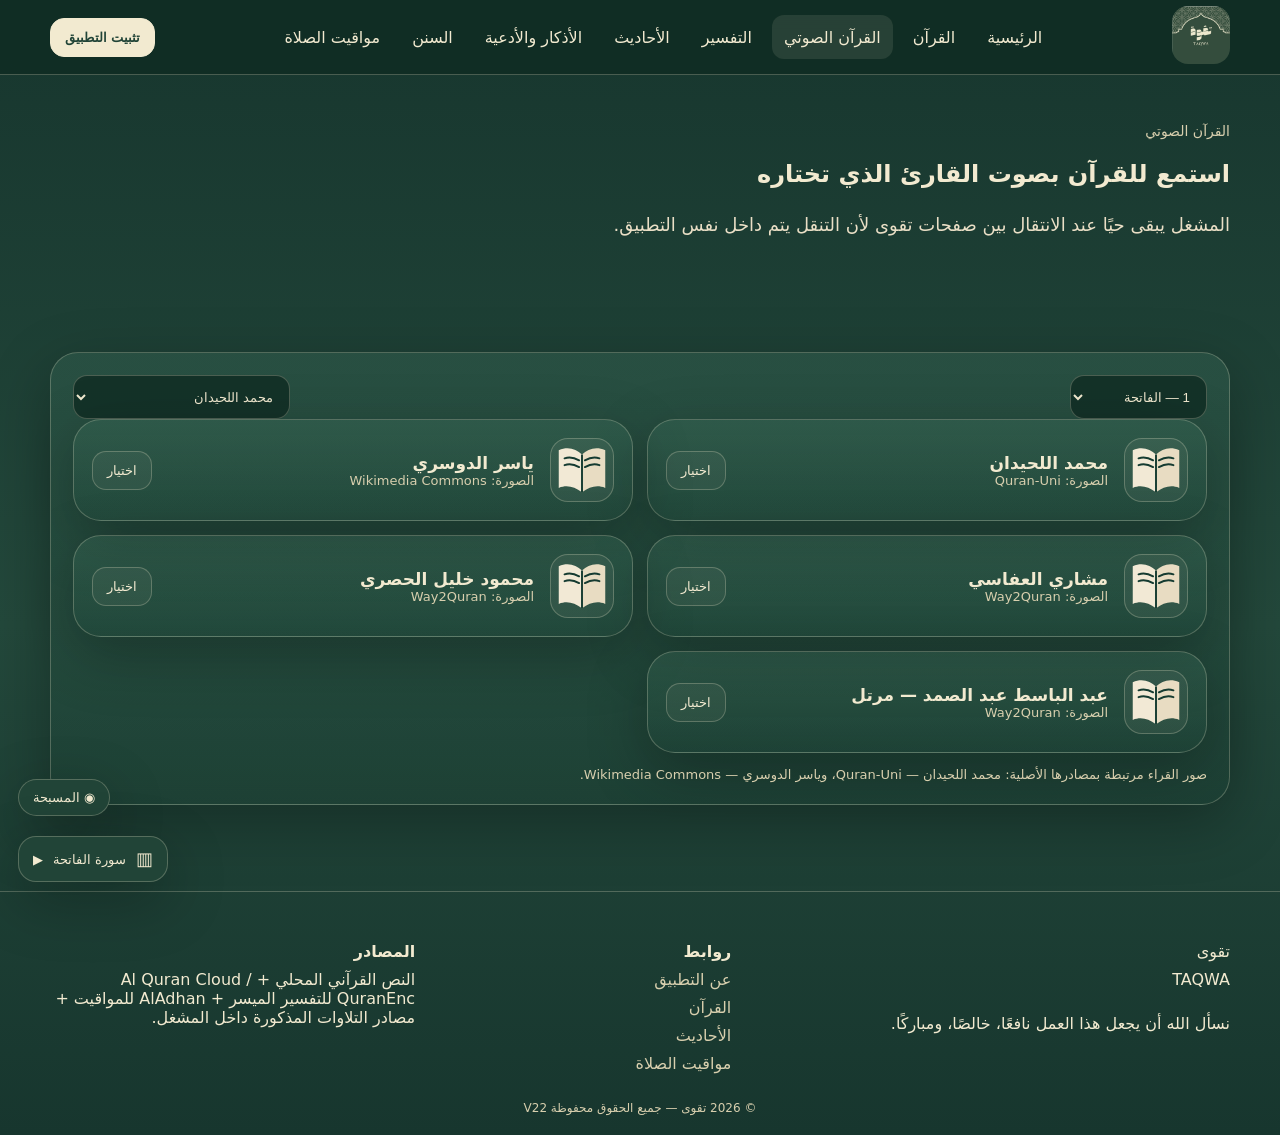
<file: quran-audio.html>
<!doctype html>
<html lang="ar" dir="rtl">
<head>
<script>window.addEventListener('beforeinstallprompt',function(event){event.preventDefault();window.__TAQWA_INSTALL_PROMPT=event;window.dispatchEvent(new Event('taqwa-install-prompt-ready'));});</script>
<base href="/">
<meta charset="utf-8"><meta name="viewport" content="width=device-width, initial-scale=1, viewport-fit=cover">
<meta name="theme-color" content="#18382f"><meta name="application-name" content="تقوى"><meta name="apple-mobile-web-app-capable" content="yes"><meta name="apple-mobile-web-app-title" content="تقوى"><meta name="apple-mobile-web-app-status-bar-style" content="black-translucent"><meta name="mobile-web-app-capable" content="yes">
<link rel="manifest" href="/manifest.webmanifest"><link rel="icon" href="/icon.svg"><link rel="apple-touch-icon" href="/icon-192.png">
<title>القرآن الصوتي | تقوى</title><link rel="stylesheet" href="/style.css">
</head>
<body>
<div class="ambient"></div>
<header class="topbar"><div class="container nav-wrap">
<a class="brand" href="/index.html" data-route="home"><img src="/logo.webp" alt="تقوى"></a>
<button id="menuBtn" class="icon-btn menu-btn" aria-label="فتح القائمة">☰</button>
<nav id="mainNav" class="main-nav">
<a href="/index.html" data-route="home">الرئيسية</a><a href="/quran.html" data-route="quran">القرآن</a><a href="/quran-audio.html" data-route="audio">القرآن الصوتي</a><a href="/tafsir.html" data-route="tafsir">التفسير</a><a href="/hadith.html" data-route="hadith">الأحاديث</a><a href="/azkar.html" data-route="azkar">الأذكار والأدعية</a><a href="/sunan.html" data-route="sunan">السنن</a><a href="/prayer.html" data-route="prayer">مواقيت الصلاة</a>
</nav>
<button id="installBtn" class="install-btn">تنزيل التطبيق</button>
</div></header>
<main id="appMain"></main>
<footer class="footer"><div class="container footer-grid"><div><div class="footer-brand">تقوى <span>TAQWA</span></div><p>نسأل الله أن يجعل هذا العمل نافعًا، خالصًا، ومباركًا.</p></div><div><b>روابط</b><a href="/app.html" data-route="app">عن التطبيق</a><a href="/quran.html">القرآن</a><a href="/hadith.html">الأحاديث</a><a href="/prayer.html">مواقيت الصلاة</a></div><div><b>المصادر</b><span>النص القرآني المحلي + Al Quran Cloud / QuranEnc للتفسير الميسر + AlAdhan للمواقيت + مصادر التلاوات المذكورة داخل المشغل.</span></div></div><div class="footer-bottom">© <span id="year"></span> تقوى — جميع الحقوق محفوظة <span class="build-version">V22</span></div></footer>
<div id="globalAudioDock" class="audio-dock collapsed" aria-live="polite">
  <button class="dock-mini" id="dockMini" title="فتح مشغل القرآن"><span class="mini-quran">▥</span><span id="dockMiniTitle">القرآن الصوتي</span><span id="dockMiniPlay">▶</span></button>
  <div class="dock-panel">
   <button class="dock-close" id="dockCollapse">−</button>
   <div class="dock-head"><img id="dockPhoto" class="reciter-photo" src="/quran-icon.svg" alt="مصحف"><div><div id="dockSurah" class="dock-surah">سورة الفاتحة</div><div id="dockReciter" class="dock-reciter">محمد اللحيدان</div></div></div>
   <div class="dock-progress"><span id="dockCurrent">00:00</span><input id="dockSeek" type="range" min="0" max="1000" step="1" value="0"><span id="dockDuration">00:00</span></div>
   <div class="dock-controls"><button id="dockPrev">⏮</button><button id="dockPlay" class="dock-main">▶</button><button id="dockNext">⏭</button><button id="dockMute">🔊</button></div>
  </div>
</div>
<button id="tasbihFab" class="float-tool tasbih-fab" title="المسبحة">◉ <span>المسبحة</span></button>
<div id="tasbihModal" class="modal"><div class="modal-box glass"><div class="modal-head"><h3>المسبحة الإلكترونية</h3><button id="tasbihClose" class="icon-btn">×</button></div><div class="tasbih-count" id="tasbihCount">0</div><button id="tasbihTap" class="tasbih-tap">تسبيح</button><div class="tasbih-row"><button id="tasbihReset" class="btn ghost">تصفير</button><select id="tasbihTarget"><option value="33">33</option><option value="100">100</option><option value="0">بدون هدف</option></select></div><p class="small-note">عند فتح المسبحة يتوقف القرآن تلقائيًا.</p></div></div>
<div id="installModal" class="modal"><div class="modal-box glass"><div class="modal-head"><h3>تثبيت تقوى</h3><button id="installClose" class="icon-btn">×</button></div><div id="installBody"></div></div></div>
<div id="permissionGate" class="permission-gate hidden"></div><div id="toast" class="toast"></div>
<audio id="globalAudio" preload="none" playsinline></audio>
<script src="/content.js"></script><script src="/quran-data.js"></script><script src="/locations.js"></script><script src="/app.js"></script>
</body></html>
</file>
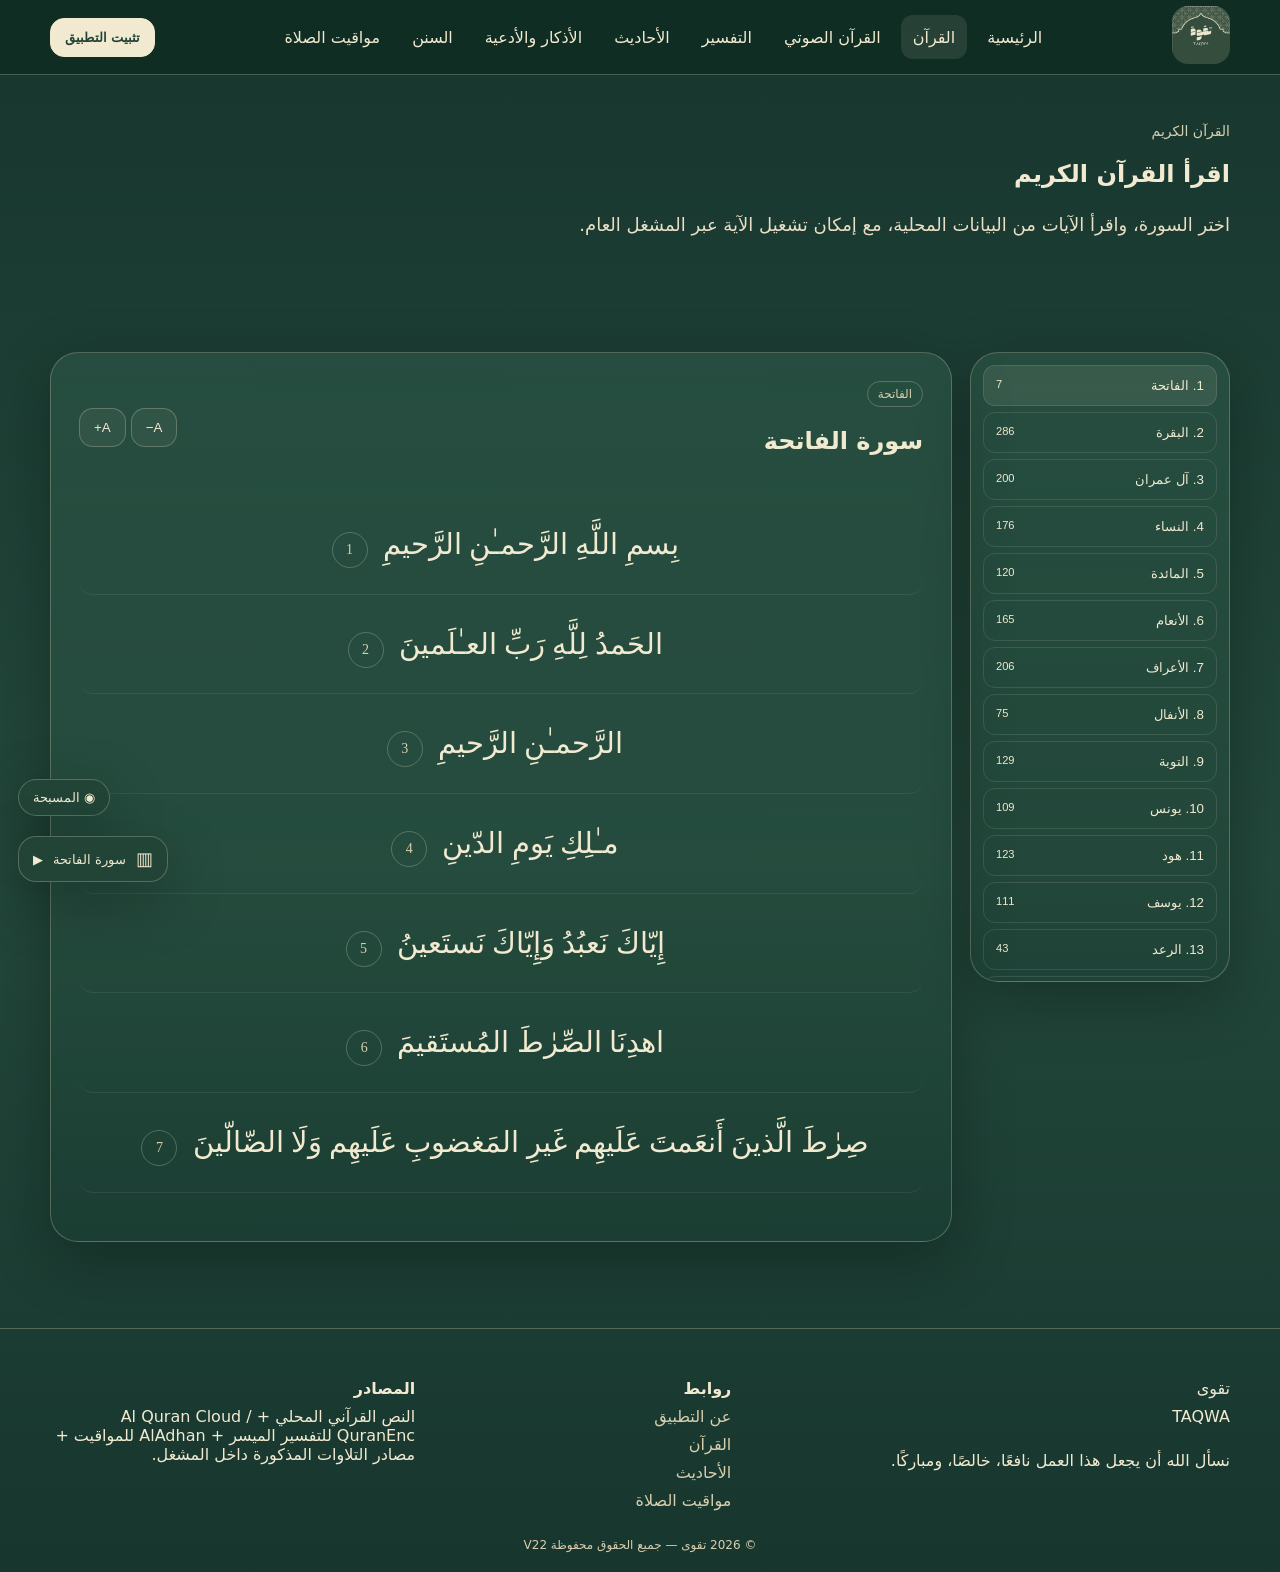
<file: quran.html>
<!doctype html>
<html lang="ar" dir="rtl">
<head>
<script>window.addEventListener('beforeinstallprompt',function(event){event.preventDefault();window.__TAQWA_INSTALL_PROMPT=event;window.dispatchEvent(new Event('taqwa-install-prompt-ready'));});</script>
<base href="/">
<meta charset="utf-8"><meta name="viewport" content="width=device-width, initial-scale=1, viewport-fit=cover">
<meta name="theme-color" content="#18382f"><meta name="application-name" content="تقوى"><meta name="apple-mobile-web-app-capable" content="yes"><meta name="apple-mobile-web-app-title" content="تقوى"><meta name="apple-mobile-web-app-status-bar-style" content="black-translucent"><meta name="mobile-web-app-capable" content="yes">
<link rel="manifest" href="/manifest.webmanifest"><link rel="icon" href="/icon.svg"><link rel="apple-touch-icon" href="/icon-192.png">
<title>القرآن الكريم | تقوى</title><link rel="stylesheet" href="/style.css">
</head>
<body>
<div class="ambient"></div>
<header class="topbar"><div class="container nav-wrap">
<a class="brand" href="/index.html" data-route="home"><img src="/logo.webp" alt="تقوى"></a>
<button id="menuBtn" class="icon-btn menu-btn" aria-label="فتح القائمة">☰</button>
<nav id="mainNav" class="main-nav">
<a href="/index.html" data-route="home">الرئيسية</a><a href="/quran.html" data-route="quran">القرآن</a><a href="/quran-audio.html" data-route="audio">القرآن الصوتي</a><a href="/tafsir.html" data-route="tafsir">التفسير</a><a href="/hadith.html" data-route="hadith">الأحاديث</a><a href="/azkar.html" data-route="azkar">الأذكار والأدعية</a><a href="/sunan.html" data-route="sunan">السنن</a><a href="/prayer.html" data-route="prayer">مواقيت الصلاة</a>
</nav>
<button id="installBtn" class="install-btn">تنزيل التطبيق</button>
</div></header>
<main id="appMain"></main>
<footer class="footer"><div class="container footer-grid"><div><div class="footer-brand">تقوى <span>TAQWA</span></div><p>نسأل الله أن يجعل هذا العمل نافعًا، خالصًا، ومباركًا.</p></div><div><b>روابط</b><a href="/app.html" data-route="app">عن التطبيق</a><a href="/quran.html">القرآن</a><a href="/hadith.html">الأحاديث</a><a href="/prayer.html">مواقيت الصلاة</a></div><div><b>المصادر</b><span>النص القرآني المحلي + Al Quran Cloud / QuranEnc للتفسير الميسر + AlAdhan للمواقيت + مصادر التلاوات المذكورة داخل المشغل.</span></div></div><div class="footer-bottom">© <span id="year"></span> تقوى — جميع الحقوق محفوظة <span class="build-version">V22</span></div></footer>
<div id="globalAudioDock" class="audio-dock collapsed" aria-live="polite">
  <button class="dock-mini" id="dockMini" title="فتح مشغل القرآن"><span class="mini-quran">▥</span><span id="dockMiniTitle">القرآن الصوتي</span><span id="dockMiniPlay">▶</span></button>
  <div class="dock-panel">
   <button class="dock-close" id="dockCollapse">−</button>
   <div class="dock-head"><img id="dockPhoto" class="reciter-photo" src="/quran-icon.svg" alt="مصحف"><div><div id="dockSurah" class="dock-surah">سورة الفاتحة</div><div id="dockReciter" class="dock-reciter">محمد اللحيدان</div></div></div>
   <div class="dock-progress"><span id="dockCurrent">00:00</span><input id="dockSeek" type="range" min="0" max="1000" step="1" value="0"><span id="dockDuration">00:00</span></div>
   <div class="dock-controls"><button id="dockPrev">⏮</button><button id="dockPlay" class="dock-main">▶</button><button id="dockNext">⏭</button><button id="dockMute">🔊</button></div>
  </div>
</div>
<button id="tasbihFab" class="float-tool tasbih-fab" title="المسبحة">◉ <span>المسبحة</span></button>
<div id="tasbihModal" class="modal"><div class="modal-box glass"><div class="modal-head"><h3>المسبحة الإلكترونية</h3><button id="tasbihClose" class="icon-btn">×</button></div><div class="tasbih-count" id="tasbihCount">0</div><button id="tasbihTap" class="tasbih-tap">تسبيح</button><div class="tasbih-row"><button id="tasbihReset" class="btn ghost">تصفير</button><select id="tasbihTarget"><option value="33">33</option><option value="100">100</option><option value="0">بدون هدف</option></select></div><p class="small-note">عند فتح المسبحة يتوقف القرآن تلقائيًا.</p></div></div>
<div id="installModal" class="modal"><div class="modal-box glass"><div class="modal-head"><h3>تثبيت تقوى</h3><button id="installClose" class="icon-btn">×</button></div><div id="installBody"></div></div></div>
<div id="permissionGate" class="permission-gate hidden"></div><div id="toast" class="toast"></div>
<audio id="globalAudio" preload="none" playsinline></audio>
<script src="/content.js"></script><script src="/quran-data.js"></script><script src="/locations.js"></script><script src="/app.js"></script>
</body></html>
</file>
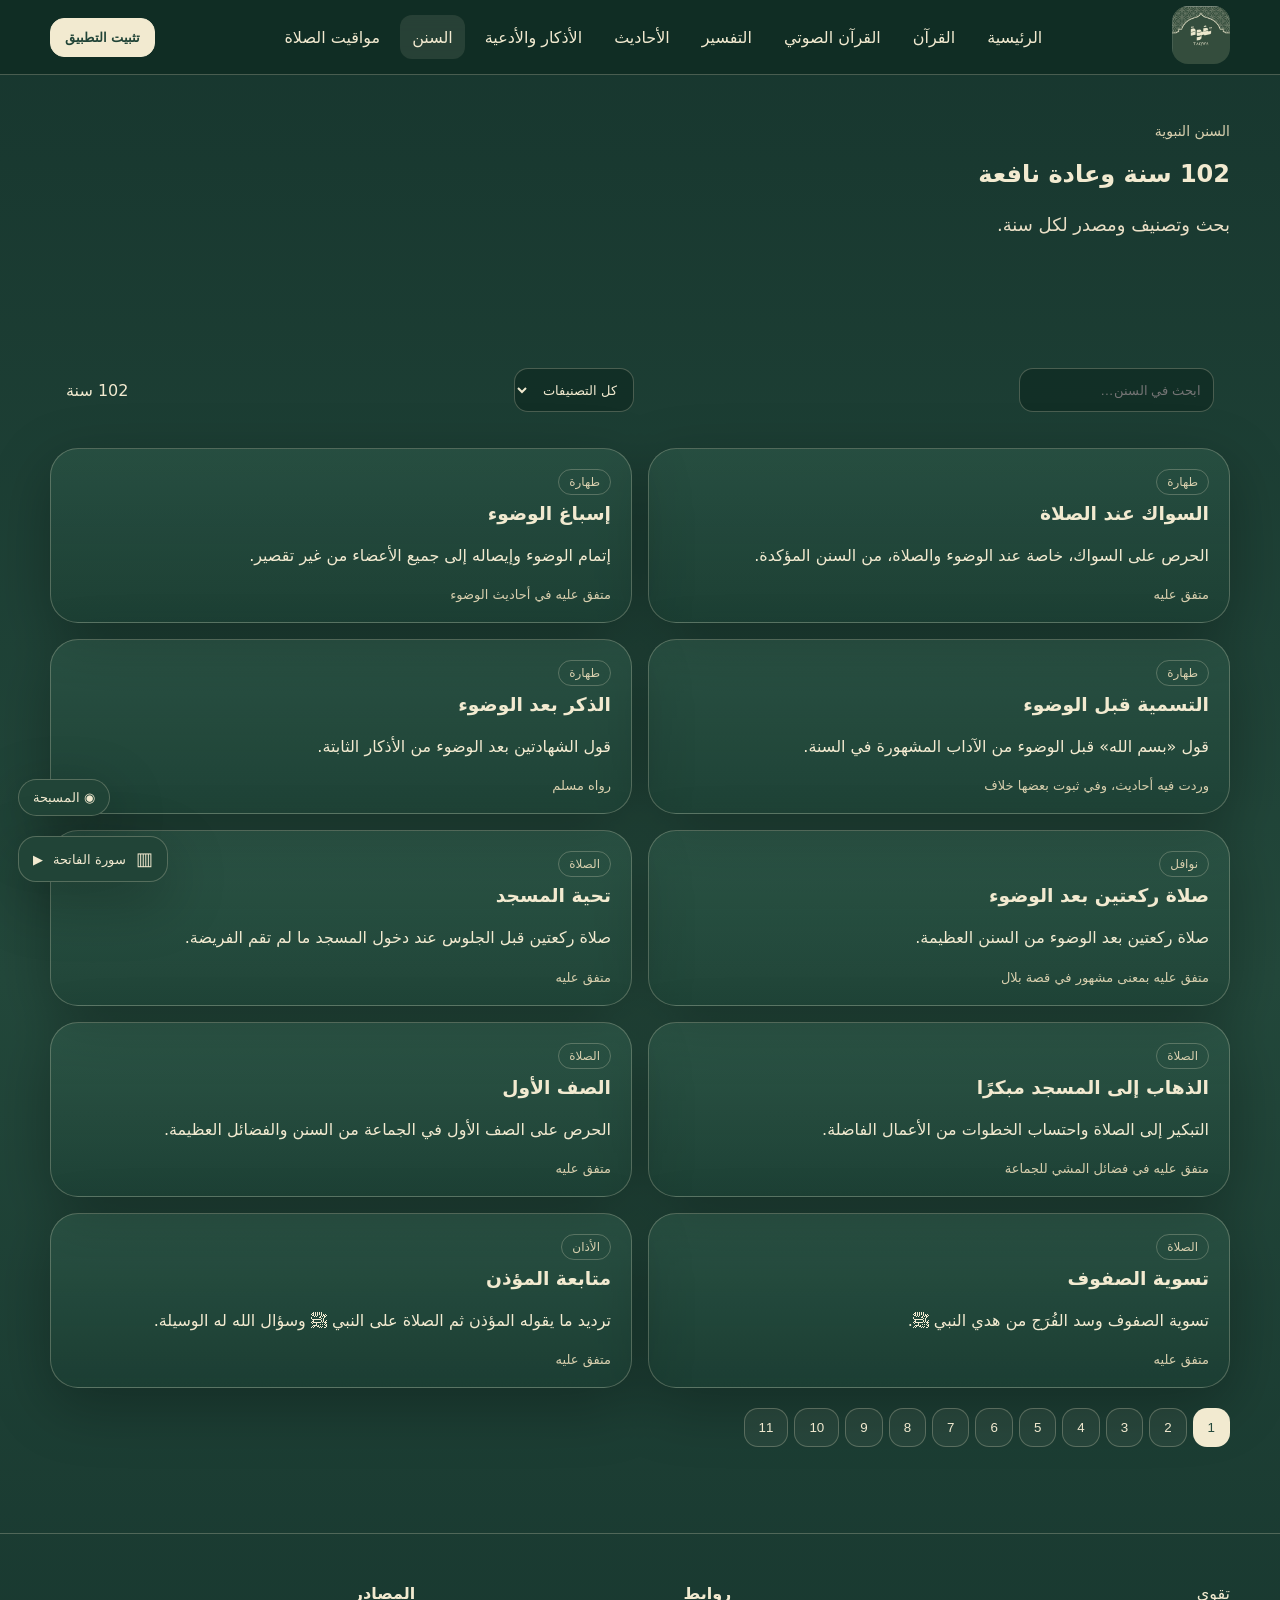
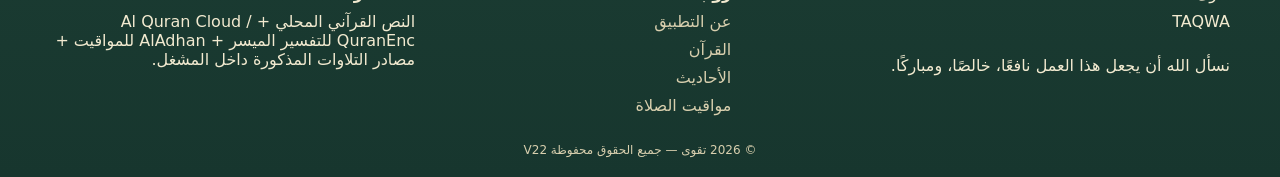
<file: sunan.html>
<!doctype html>
<html lang="ar" dir="rtl">
<head>
<script>window.addEventListener('beforeinstallprompt',function(event){event.preventDefault();window.__TAQWA_INSTALL_PROMPT=event;window.dispatchEvent(new Event('taqwa-install-prompt-ready'));});</script>
<base href="/">
<meta charset="utf-8"><meta name="viewport" content="width=device-width, initial-scale=1, viewport-fit=cover">
<meta name="theme-color" content="#18382f"><meta name="application-name" content="تقوى"><meta name="apple-mobile-web-app-capable" content="yes"><meta name="apple-mobile-web-app-title" content="تقوى"><meta name="apple-mobile-web-app-status-bar-style" content="black-translucent"><meta name="mobile-web-app-capable" content="yes">
<link rel="manifest" href="/manifest.webmanifest"><link rel="icon" href="/icon.svg"><link rel="apple-touch-icon" href="/icon-192.png">
<title>السنن النبوية | تقوى</title><link rel="stylesheet" href="/style.css">
</head>
<body>
<div class="ambient"></div>
<header class="topbar"><div class="container nav-wrap">
<a class="brand" href="/index.html" data-route="home"><img src="/logo.webp" alt="تقوى"></a>
<button id="menuBtn" class="icon-btn menu-btn" aria-label="فتح القائمة">☰</button>
<nav id="mainNav" class="main-nav">
<a href="/index.html" data-route="home">الرئيسية</a><a href="/quran.html" data-route="quran">القرآن</a><a href="/quran-audio.html" data-route="audio">القرآن الصوتي</a><a href="/tafsir.html" data-route="tafsir">التفسير</a><a href="/hadith.html" data-route="hadith">الأحاديث</a><a href="/azkar.html" data-route="azkar">الأذكار والأدعية</a><a href="/sunan.html" data-route="sunan">السنن</a><a href="/prayer.html" data-route="prayer">مواقيت الصلاة</a>
</nav>
<button id="installBtn" class="install-btn">تنزيل التطبيق</button>
</div></header>
<main id="appMain"></main>
<footer class="footer"><div class="container footer-grid"><div><div class="footer-brand">تقوى <span>TAQWA</span></div><p>نسأل الله أن يجعل هذا العمل نافعًا، خالصًا، ومباركًا.</p></div><div><b>روابط</b><a href="/app.html" data-route="app">عن التطبيق</a><a href="/quran.html">القرآن</a><a href="/hadith.html">الأحاديث</a><a href="/prayer.html">مواقيت الصلاة</a></div><div><b>المصادر</b><span>النص القرآني المحلي + Al Quran Cloud / QuranEnc للتفسير الميسر + AlAdhan للمواقيت + مصادر التلاوات المذكورة داخل المشغل.</span></div></div><div class="footer-bottom">© <span id="year"></span> تقوى — جميع الحقوق محفوظة <span class="build-version">V22</span></div></footer>
<div id="globalAudioDock" class="audio-dock collapsed" aria-live="polite">
  <button class="dock-mini" id="dockMini" title="فتح مشغل القرآن"><span class="mini-quran">▥</span><span id="dockMiniTitle">القرآن الصوتي</span><span id="dockMiniPlay">▶</span></button>
  <div class="dock-panel">
   <button class="dock-close" id="dockCollapse">−</button>
   <div class="dock-head"><img id="dockPhoto" class="reciter-photo" src="/quran-icon.svg" alt="مصحف"><div><div id="dockSurah" class="dock-surah">سورة الفاتحة</div><div id="dockReciter" class="dock-reciter">محمد اللحيدان</div></div></div>
   <div class="dock-progress"><span id="dockCurrent">00:00</span><input id="dockSeek" type="range" min="0" max="1000" step="1" value="0"><span id="dockDuration">00:00</span></div>
   <div class="dock-controls"><button id="dockPrev">⏮</button><button id="dockPlay" class="dock-main">▶</button><button id="dockNext">⏭</button><button id="dockMute">🔊</button></div>
  </div>
</div>
<button id="tasbihFab" class="float-tool tasbih-fab" title="المسبحة">◉ <span>المسبحة</span></button>
<div id="tasbihModal" class="modal"><div class="modal-box glass"><div class="modal-head"><h3>المسبحة الإلكترونية</h3><button id="tasbihClose" class="icon-btn">×</button></div><div class="tasbih-count" id="tasbihCount">0</div><button id="tasbihTap" class="tasbih-tap">تسبيح</button><div class="tasbih-row"><button id="tasbihReset" class="btn ghost">تصفير</button><select id="tasbihTarget"><option value="33">33</option><option value="100">100</option><option value="0">بدون هدف</option></select></div><p class="small-note">عند فتح المسبحة يتوقف القرآن تلقائيًا.</p></div></div>
<div id="installModal" class="modal"><div class="modal-box glass"><div class="modal-head"><h3>تثبيت تقوى</h3><button id="installClose" class="icon-btn">×</button></div><div id="installBody"></div></div></div>
<div id="permissionGate" class="permission-gate hidden"></div><div id="toast" class="toast"></div>
<audio id="globalAudio" preload="none" playsinline></audio>
<script src="/content.js"></script><script src="/quran-data.js"></script><script src="/locations.js"></script><script src="/app.js"></script>
</body></html>
</file>
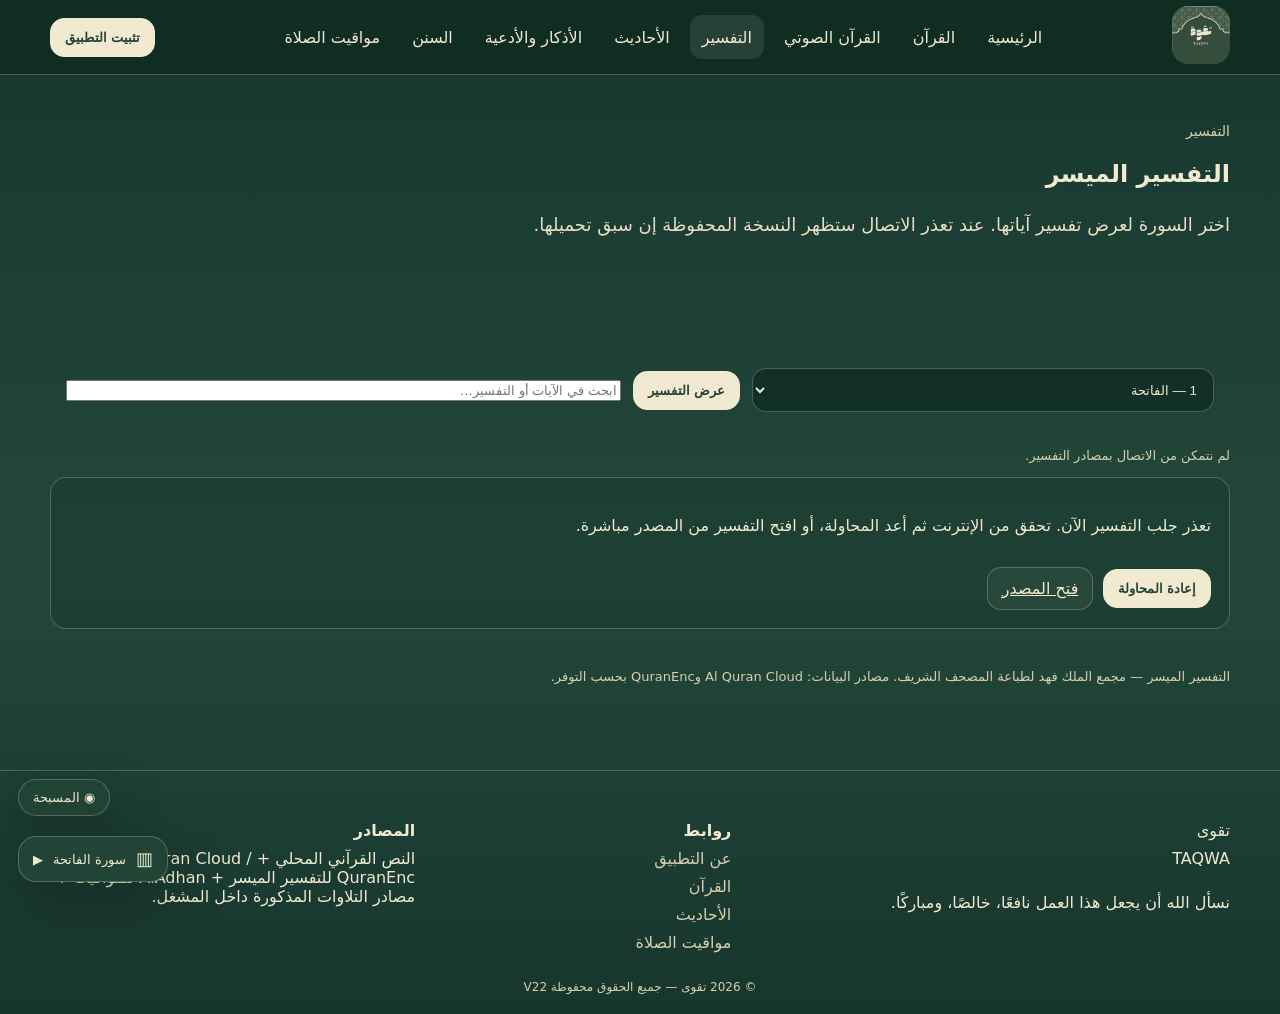
<file: tafsir.html>
<!doctype html>
<html lang="ar" dir="rtl">
<head>
<script>window.addEventListener('beforeinstallprompt',function(event){event.preventDefault();window.__TAQWA_INSTALL_PROMPT=event;window.dispatchEvent(new Event('taqwa-install-prompt-ready'));});</script>
<base href="/">
<meta charset="utf-8"><meta name="viewport" content="width=device-width, initial-scale=1, viewport-fit=cover">
<meta name="theme-color" content="#18382f"><meta name="application-name" content="تقوى"><meta name="apple-mobile-web-app-capable" content="yes"><meta name="apple-mobile-web-app-title" content="تقوى"><meta name="apple-mobile-web-app-status-bar-style" content="black-translucent"><meta name="mobile-web-app-capable" content="yes">
<link rel="manifest" href="/manifest.webmanifest"><link rel="icon" href="/icon.svg"><link rel="apple-touch-icon" href="/icon-192.png">
<title>تفسير القرآن | تقوى</title><link rel="stylesheet" href="/style.css">
</head>
<body>
<div class="ambient"></div>
<header class="topbar"><div class="container nav-wrap">
<a class="brand" href="/index.html" data-route="home"><img src="/logo.webp" alt="تقوى"></a>
<button id="menuBtn" class="icon-btn menu-btn" aria-label="فتح القائمة">☰</button>
<nav id="mainNav" class="main-nav">
<a href="/index.html" data-route="home">الرئيسية</a><a href="/quran.html" data-route="quran">القرآن</a><a href="/quran-audio.html" data-route="audio">القرآن الصوتي</a><a href="/tafsir.html" data-route="tafsir">التفسير</a><a href="/hadith.html" data-route="hadith">الأحاديث</a><a href="/azkar.html" data-route="azkar">الأذكار والأدعية</a><a href="/sunan.html" data-route="sunan">السنن</a><a href="/prayer.html" data-route="prayer">مواقيت الصلاة</a>
</nav>
<button id="installBtn" class="install-btn">تنزيل التطبيق</button>
</div></header>
<main id="appMain"></main>
<footer class="footer"><div class="container footer-grid"><div><div class="footer-brand">تقوى <span>TAQWA</span></div><p>نسأل الله أن يجعل هذا العمل نافعًا، خالصًا، ومباركًا.</p></div><div><b>روابط</b><a href="/app.html" data-route="app">عن التطبيق</a><a href="/quran.html">القرآن</a><a href="/hadith.html">الأحاديث</a><a href="/prayer.html">مواقيت الصلاة</a></div><div><b>المصادر</b><span>النص القرآني المحلي + Al Quran Cloud / QuranEnc للتفسير الميسر + AlAdhan للمواقيت + مصادر التلاوات المذكورة داخل المشغل.</span></div></div><div class="footer-bottom">© <span id="year"></span> تقوى — جميع الحقوق محفوظة <span class="build-version">V22</span></div></footer>
<div id="globalAudioDock" class="audio-dock collapsed" aria-live="polite">
  <button class="dock-mini" id="dockMini" title="فتح مشغل القرآن"><span class="mini-quran">▥</span><span id="dockMiniTitle">القرآن الصوتي</span><span id="dockMiniPlay">▶</span></button>
  <div class="dock-panel">
   <button class="dock-close" id="dockCollapse">−</button>
   <div class="dock-head"><img id="dockPhoto" class="reciter-photo" src="/quran-icon.svg" alt="مصحف"><div><div id="dockSurah" class="dock-surah">سورة الفاتحة</div><div id="dockReciter" class="dock-reciter">محمد اللحيدان</div></div></div>
   <div class="dock-progress"><span id="dockCurrent">00:00</span><input id="dockSeek" type="range" min="0" max="1000" step="1" value="0"><span id="dockDuration">00:00</span></div>
   <div class="dock-controls"><button id="dockPrev">⏮</button><button id="dockPlay" class="dock-main">▶</button><button id="dockNext">⏭</button><button id="dockMute">🔊</button></div>
  </div>
</div>
<button id="tasbihFab" class="float-tool tasbih-fab" title="المسبحة">◉ <span>المسبحة</span></button>
<div id="tasbihModal" class="modal"><div class="modal-box glass"><div class="modal-head"><h3>المسبحة الإلكترونية</h3><button id="tasbihClose" class="icon-btn">×</button></div><div class="tasbih-count" id="tasbihCount">0</div><button id="tasbihTap" class="tasbih-tap">تسبيح</button><div class="tasbih-row"><button id="tasbihReset" class="btn ghost">تصفير</button><select id="tasbihTarget"><option value="33">33</option><option value="100">100</option><option value="0">بدون هدف</option></select></div><p class="small-note">عند فتح المسبحة يتوقف القرآن تلقائيًا.</p></div></div>
<div id="installModal" class="modal"><div class="modal-box glass"><div class="modal-head"><h3>تثبيت تقوى</h3><button id="installClose" class="icon-btn">×</button></div><div id="installBody"></div></div></div>
<div id="permissionGate" class="permission-gate hidden"></div><div id="toast" class="toast"></div>
<audio id="globalAudio" preload="none" playsinline></audio>
<script src="/content.js"></script><script src="/quran-data.js"></script><script src="/locations.js"></script><script src="/app.js"></script>
</body></html>
</file>
<file: style.css>
:root{--g:#23483b;--g2:#18382f;--g3:#315f4f;--iv:#f2ead0;--iv2:#d8cfae;--line:rgba(242,234,208,.25);--shadow:0 18px 60px rgba(0,0,0,.28)}*{box-sizing:border-box}html{scroll-behavior:smooth}body{margin:0;background:linear-gradient(180deg,#17362e 0%,#23483b 55%,#17362e 100%);color:var(--iv);font-family:system-ui,-apple-system,"Segoe UI",Tahoma,Arial,sans-serif;min-height:100vh}.ambient{position:fixed;inset:0;pointer-events:none;opacity:.14;background-image:linear-gradient(90deg,transparent 0 49%,rgba(242,234,208,.04) 50%,transparent 51%),linear-gradient(0deg,transparent 0 49%,rgba(242,234,208,.04) 50%,transparent 51%);background-size:52px 52px;z-index:-1}.container{width:min(1180px,calc(100% - 28px));margin:auto}.topbar{position:sticky;top:0;z-index:60;background:rgba(16,45,37,.94);backdrop-filter:blur(14px);border-bottom:1px solid var(--line)}.nav-wrap{display:flex;align-items:center;gap:14px;min-height:74px}.brand img{width:58px;height:58px;object-fit:cover;border-radius:16px}.main-nav{display:flex;gap:8px;flex:1;justify-content:center}.main-nav a{color:var(--iv);text-decoration:none;padding:10px 12px;border-radius:14px;white-space:nowrap}.main-nav a:hover,.main-nav a.active{background:rgba(242,234,208,.10)}.install-btn,.btn,.small-btn,.icon-btn,.page-btn{border:1px solid var(--line);background:rgba(242,234,208,.05);color:var(--iv);border-radius:14px;padding:11px 14px;cursor:pointer}.install-btn,.btn.primary{background:var(--iv);color:#214437;border-color:var(--iv);font-weight:800}.menu-btn{display:none}.section{padding:46px 0}.hero{padding:54px 0 30px}.hero-grid{display:grid;grid-template-columns:1.15fr .85fr;gap:24px;align-items:center}.eyebrow{color:var(--iv2);font-size:14px}.hero h1{font-size:clamp(42px,7vw,86px);line-height:1.05;margin:10px 0 18px;font-weight:900}.hero h1 span{font-size:clamp(20px,3vw,34px);color:var(--iv2)}.hero p,.page-hero p{font-size:18px;line-height:1.9;color:#eadfc6}.hero-actions{display:flex;gap:10px;flex-wrap:wrap;margin:24px 0}.mini-proof{color:var(--iv2);font-size:14px}.hero-card,.glass,.content-card,.feature-card,.app-card,.prayer-card,.quran-reader,.quran-list{background:linear-gradient(180deg,rgba(69,122,101,.26),rgba(24,60,48,.22));border:1px solid var(--line);box-shadow:var(--shadow);border-radius:28px}.hero-card{min-height:360px;display:flex;align-items:center;justify-content:center;flex-direction:column;text-align:center;padding:34px;background-image:radial-gradient(circle at 50% 15%,rgba(242,234,208,.08),transparent 36%)}.hero-ornament{font-size:42px}.hero-verse{font-size:28px;margin-top:20px}.hero-source{color:var(--iv2);margin-top:8px}.hero-english{font-family:Georgia,serif;letter-spacing:6px;font-size:30px;margin-top:26px}.feature-grid{display:grid;grid-template-columns:repeat(4,1fr);gap:14px}.feature-card{padding:20px;text-decoration:none;color:var(--iv);min-height:150px;display:flex;flex-direction:column;gap:8px}.feature-card span{font-size:32px}.feature-card small{color:var(--iv2)}.section-head,.toolbar,.section-heading{display:flex;gap:14px;align-items:center;justify-content:space-between;flex-wrap:wrap}.toolbar{padding:16px;margin-bottom:20px}.search-input,select{border:1px solid var(--line);background:rgba(17,44,36,.82);color:var(--iv);border-radius:14px;padding:12px;min-height:44px}.content-grid{display:grid;grid-template-columns:repeat(2,1fr);gap:16px}.content-card{padding:20px}.content-card h3{margin:8px 0}.content-card p{line-height:1.95}.arabic{font-size:22px}.content-card footer,.source-note,.small-note{color:var(--iv2);font-size:13px}.tag{display:inline-block;border:1px solid var(--line);border-radius:999px;padding:5px 10px;color:var(--iv2);font-size:12px}.pagination{display:flex;flex-wrap:wrap;gap:6px;margin-top:20px}.page-btn.active{background:var(--iv);color:#23483b}.quran-layout{display:grid;grid-template-columns:260px 1fr;gap:18px}.quran-list{padding:12px;max-height:70vh;overflow:auto}.surah-item{width:100%;border:0;background:transparent;color:var(--iv);text-align:right;padding:12px;border-radius:12px;cursor:pointer;display:flex;justify-content:space-between}.surah-item.active,.surah-item:hover{background:rgba(242,234,208,.09)}.quran-reader{padding:28px}.reader-head{display:flex;justify-content:space-between;align-items:center;gap:12px}.ayahs{font-family:"Times New Roman",serif;font-size:29px;line-height:2.3;text-align:center;padding:20px 0}.ayah{padding:16px 10px;border-bottom:1px solid rgba(242,234,208,.08);cursor:pointer;border-radius:14px}.ayah:hover,.ayah.playing{background:rgba(242,234,208,.07)}.ayah-num{display:inline-flex;width:36px;height:36px;border:1px solid var(--line);border-radius:50%;align-items:center;justify-content:center;font-size:14px;margin-inline:8px;color:var(--iv2)}.audio-page{padding:20px}.reciter-grid{display:grid;grid-template-columns:repeat(2,1fr);gap:14px}.reciter-card{display:flex;align-items:center;gap:16px;padding:18px}.reciter-photo{width:64px;height:64px;object-fit:cover;border-radius:18px;border:1px solid var(--line);background:rgba(242,234,208,.06)}.reciter-card b{font-size:17px}.reciter-card button{margin-inline-start:auto}.audio-dock{position:fixed;left:18px;bottom:18px;z-index:90}.dock-mini{display:flex;align-items:center;gap:10px;background:#214437;color:var(--iv);border:1px solid var(--line);padding:10px 14px;border-radius:18px;box-shadow:var(--shadow);cursor:pointer;max-width:min(300px,calc(100vw - 36px))}.mini-quran{font-size:20px}.dock-panel{display:none;width:min(370px,calc(100vw - 36px));margin-top:10px;padding:16px;background:#17362e;border:1px solid var(--line);border-radius:22px;box-shadow:var(--shadow)}.audio-dock.expanded .dock-panel{display:block}.audio-dock.expanded .dock-mini{display:none}.dock-close{float:left;background:none;border:0;color:var(--iv);font-size:24px;cursor:pointer}.dock-head{display:flex;align-items:center;gap:12px;padding-bottom:12px}.dock-progress{display:grid;grid-template-columns:auto 1fr auto;gap:8px;align-items:center}.dock-progress input{width:100%;accent-color:#f2ead0}.dock-controls{display:flex;justify-content:center;gap:8px;margin-top:12px}.dock-controls button{border:1px solid var(--line);background:rgba(242,234,208,.08);color:var(--iv);width:42px;height:42px;border-radius:14px;cursor:pointer}.dock-main{background:var(--iv)!important;color:#23483b!important}.float-tool{position:fixed;left:18px;bottom:84px;z-index:88;border:1px solid var(--line);background:#214437;color:var(--iv);padding:10px 14px;border-radius:999px;cursor:pointer;box-shadow:var(--shadow)}.modal{position:fixed;inset:0;background:rgba(0,0,0,.55);display:none;align-items:center;justify-content:center;z-index:120;padding:18px}.modal.open{display:flex}.modal-box{width:min(520px,100%);padding:24px}.modal-head{display:flex;justify-content:space-between;align-items:center}.tasbih-count{text-align:center;font-size:88px;font-weight:900;margin:26px 0}.tasbih-tap{display:block;width:190px;height:190px;border-radius:50%;border:8px solid rgba(242,234,208,.18);background:var(--iv);color:#23483b;font-weight:900;font-size:24px;margin:0 auto;cursor:pointer;box-shadow:0 16px 50px rgba(0,0,0,.24)}.tasbih-row{display:flex;justify-content:center;gap:10px;margin-top:20px}.prayer-select-grid{display:grid;grid-template-columns:repeat(3,1fr);gap:14px;margin-bottom:20px}.select-wrap{display:flex;flex-direction:column;gap:8px}.prayer-grid{display:grid;grid-template-columns:repeat(3,1fr);gap:10px}.prayer-item{padding:18px;border:1px solid var(--line);border-radius:18px;background:rgba(242,234,208,.035);display:flex;justify-content:space-between;gap:10px}.permission-gate{position:fixed;inset:0;background:#17362e;z-index:200;display:flex;align-items:center;justify-content:center;padding:18px}.permission-gate.hidden{display:none}.permission-box{max-width:620px;padding:28px}.permission-logo img{width:86px;height:86px;border-radius:22px}.permission-reasons{display:grid;grid-template-columns:1fr 1fr;gap:10px;margin:16px 0}.permission-reasons>div{border:1px solid var(--line);padding:14px;border-radius:16px}.permission-actions{display:flex;gap:10px;flex-wrap:wrap}.manual-country{display:none;gap:8px;flex-wrap:wrap;margin-top:12px}.manual-country.open{display:flex}.manual-country button{border:1px solid var(--line);background:rgba(242,234,208,.06);color:var(--iv);padding:10px 14px;border-radius:14px;cursor:pointer}.toast{position:fixed;right:18px;bottom:18px;z-index:300;background:#102b23;border:1px solid var(--line);color:var(--iv);padding:12px 16px;border-radius:14px;opacity:0;pointer-events:none;transform:translateY(20px);transition:.2s}.toast.show{opacity:1;transform:none}.footer{padding:50px 0 20px;border-top:1px solid var(--line);margin-top:40px}.footer-grid{display:grid;grid-template-columns:1.3fr .8fr 1fr;gap:24px}.footer-grid div{display:flex;flex-direction:column;gap:9px}.footer-grid a{color:var(--iv2);text-decoration:none}.footer-bottom{text-align:center;color:var(--iv2);font-size:12px;margin-top:28px}.loading{text-align:center;padding:30px;color:var(--iv2)}
@media(max-width:900px){.main-nav{display:none;position:absolute;top:74px;right:14px;left:14px;flex-direction:column;background:#16342c;padding:12px;border:1px solid var(--line);border-radius:20px;box-shadow:var(--shadow)}.main-nav.open{display:flex}.menu-btn{display:block}.hero-grid,.quran-layout,.footer-grid{grid-template-columns:1fr}.feature-grid{grid-template-columns:repeat(2,1fr)}.content-grid,.reciter-grid{grid-template-columns:1fr}.prayer-grid{grid-template-columns:repeat(2,1fr)}.prayer-select-grid{grid-template-columns:1fr}.install-btn{margin-inline-start:auto}}
@media(max-width:520px){.container{width:min(100% - 18px,1180px)}.nav-wrap{min-height:64px}.brand img{width:50px;height:50px}.hero{padding-top:32px}.feature-grid{grid-template-columns:1fr}.hero-card{min-height:280px}.quran-reader{padding:16px}.ayahs{font-size:23px}.prayer-grid{grid-template-columns:1fr}.permission-reasons{grid-template-columns:1fr}.dock-panel{width:calc(100vw - 36px)}}

/* V11 performance and mobile polish */
button, a, select, input { -webkit-tap-highlight-color: transparent; }
.suran-list, .surah-item { background: transparent !important; }
.surah-item { border: 1px solid rgba(242,234,208,.12) !important; color: var(--iv) !important; margin-bottom: 6px; }
.surah-item.active, .surah-item:hover { background: rgba(242,234,208,.09) !important; }
.audio-dock { max-width: calc(100vw - 28px); }
.dock-mini { min-height: 46px; }
.dock-mini .mini-quran { font-size: 18px; }
.reciter-card { min-width: 0; }
.reciter-card .reciter-photo { flex: 0 0 64px; }
@media(max-width:520px){
  .audio-dock { left: 10px; bottom: 10px; }
  .float-tool { left: 10px; bottom: 70px; }
  .dock-mini { max-width: calc(100vw - 20px); }
  .dock-panel { width: calc(100vw - 20px); }
  .permission-box { max-height: 92vh; overflow:auto; }
  .prayer-item { padding: 14px; }
}

/* V18 navigation + mobile usability */
html{scroll-behavior:auto}body{overflow-x:hidden}.main-nav a{min-height:44px;display:flex;align-items:center;border-radius:12px}.main-nav a:focus-visible,a:focus-visible,button:focus-visible,select:focus-visible,input:focus-visible{outline:2px solid var(--iv);outline-offset:2px}button,a,select,input{touch-action:manipulation;-webkit-tap-highlight-color:transparent}
@media(max-width:900px){.nav-wrap{position:relative;gap:8px}.main-nav{z-index:130;max-height:calc(100dvh - 84px);overflow-y:auto;right:8px;left:8px;top:calc(100% + 5px)}.topbar{backdrop-filter:none}.feature-grid{grid-template-columns:repeat(2,minmax(0,1fr))}.hero-grid,.quran-layout,.footer-grid{grid-template-columns:1fr}}
@media(max-width:520px){.container{width:calc(100% - 20px)}.nav-wrap{min-height:62px}.brand img{width:44px;height:44px}.install-btn{font-size:12px;padding:8px 10px}.feature-grid{grid-template-columns:repeat(2,minmax(0,1fr));gap:9px}.feature-card{min-height:108px;padding:13px 10px;gap:5px;border-radius:17px}.feature-card span{font-size:25px}.feature-card b{font-size:14px;line-height:1.5}.feature-card small{font-size:11px;line-height:1.5}.hero{padding-top:28px}.hero-card{min-height:260px;padding:18px}.hero-verse{font-size:clamp(20px,6vw,28px);line-height:1.9;overflow-wrap:anywhere}.section{padding:28px 0}.quran-layout{gap:10px}.quran-list{display:grid;grid-template-columns:repeat(2,minmax(0,1fr));gap:5px;max-height:240px;padding:8px;overflow:auto}.surah-item{min-width:0;margin:0;padding:10px 7px;font-size:13px}.quran-reader{padding:14px 9px}.ayahs{font-size:22px;line-height:2.15}.content-grid,.reciter-grid{grid-template-columns:1fr}.prayer-select-grid{grid-template-columns:1fr}.prayer-grid{grid-template-columns:repeat(2,minmax(0,1fr))}.prayer-item{flex-direction:column;align-items:flex-start;padding:11px;gap:4px}.audio-dock{left:max(8px,env(safe-area-inset-left));bottom:max(8px,env(safe-area-inset-bottom));max-width:calc(100vw - 16px)}.dock-mini{max-width:calc(100vw - 16px);min-height:44px;padding:9px 12px}.dock-panel{width:calc(100vw - 16px);max-height:65dvh;overflow-y:auto}.float-tool{left:10px;bottom:calc(68px + env(safe-area-inset-bottom));z-index:94}.modal{padding:10px}.modal-box{max-height:92dvh;overflow:auto;padding:18px 13px}.permission-box{max-height:92dvh;overflow:auto}.footer{padding-top:30px}}

/* In-app adhan audio controls */
.adhan-audio-settings{margin-top:18px;padding:18px;border:1px solid rgba(210,190,143,.22);border-radius:18px;background:linear-gradient(145deg,rgba(23,58,45,.76),rgba(16,40,32,.9));color:var(--cream,#f5eedb)}
.adhan-setting-head{display:flex;align-items:center;justify-content:space-between;gap:12px;margin-bottom:12px}
.adhan-setting-head b{display:block;font-size:1.02rem}
.adhan-setting-head small{display:block;margin-top:5px;opacity:.78;line-height:1.65}
.adhan-sound-icon{width:42px;height:42px;display:grid;place-items:center;border:1px solid rgba(225,203,154,.45);border-radius:50%;color:#e2cb98;font-size:1.25rem;flex:0 0 auto}
.adhan-setting-actions{display:flex;flex-wrap:wrap;gap:9px}
.adhan-setting-actions .btn{min-height:42px}
.adhan-help{font-size:.84rem;line-height:1.8;color:rgba(245,238,219,.79);margin:12px 0 4px}
.adhan-credit{font-size:.74rem;line-height:1.7;color:rgba(245,238,219,.55)}
@media(max-width:600px){.adhan-audio-settings{padding:14px;margin-top:14px}.adhan-setting-actions{display:grid;grid-template-columns:1fr 1fr}.adhan-setting-actions #enableAdhanSound{grid-column:1/-1}.adhan-setting-actions .btn{padding-inline:10px;font-size:.9rem}}

/* V21: accessible location controls and expanded adhkar layout */
.location-actions{display:flex;align-items:center;gap:10px;flex-wrap:wrap;margin:12px 0 20px;padding:14px;border:1px solid var(--line);border-radius:18px;background:rgba(242,234,208,.035)}
.location-actions small{display:block;flex:1 1 100%;color:var(--iv2);line-height:1.7}
.location-actions button:disabled{opacity:.7;cursor:wait}
#zSearch{flex:1 1 240px;min-width:0}
#zCat{max-width:100%;min-width:190px}
@media(max-width:520px){.location-actions{display:grid;grid-template-columns:1fr;gap:8px}.location-actions .btn{width:100%;min-height:46px}#zCat,#zSearch{width:100%;min-width:0}}


/* V22: readable, responsive tafsir and explicit PWA installation help */
.sr-only{position:absolute!important;width:1px;height:1px;padding:0;margin:-1px;overflow:hidden;clip:rect(0,0,0,0);white-space:nowrap;border:0}
.tafsir-toolbar{display:grid;grid-template-columns:minmax(180px,1fr) auto minmax(220px,1.2fr);gap:12px;align-items:center}
.tafsir-toolbar input,.tafsir-toolbar select{min-width:0;width:100%}
.tafsir-grid{display:grid;grid-template-columns:1fr;gap:12px;margin-top:14px}
.tafsir-card{padding:18px;min-width:0}
.tafsir-verse{font-size:1.35rem;line-height:2.1;text-align:center;margin:14px 0;padding:16px 12px;border:1px solid rgba(203,177,111,.35);border-radius:14px;background:rgba(203,177,111,.07);color:var(--text,#f5f0df)}
.tafsir-meaning{line-height:2;font-size:1.02rem;white-space:pre-wrap;overflow-wrap:anywhere;margin:0}
.tafsir-footnotes{margin-top:12px;font-size:.9rem;opacity:.9}
.tafsir-footnotes summary{cursor:pointer;color:var(--accent,#cbb16f)}
.tafsir-footnotes p{line-height:1.9;overflow-wrap:anywhere}
.taf-pagination{display:flex;flex-wrap:wrap;justify-content:center;gap:7px;margin:20px auto}
.taf-pagination .page-btn:disabled{opacity:.45;cursor:not-allowed}
.tafsir-error{grid-column:1/-1;padding:18px;border:1px solid rgba(203,177,111,.35);border-radius:16px;background:rgba(24,56,47,.5);display:flex;flex-wrap:wrap;align-items:center;gap:10px}
.tafsir-error p{flex-basis:100%;line-height:1.8}
.install-note{border-inline-start:3px solid var(--accent,#cbb16f);padding:10px 12px;margin:14px 0;background:rgba(203,177,111,.08);border-radius:8px;line-height:1.8}
.install-success{line-height:1.9}
@media(max-width:680px){.tafsir-toolbar{grid-template-columns:1fr}.tafsir-toolbar .btn{width:100%}.tafsir-card{padding:13px}.tafsir-verse{font-size:1.18rem;padding:12px 8px}.taf-pagination .page-btn{min-width:34px;padding:7px 9px}}
</file>
